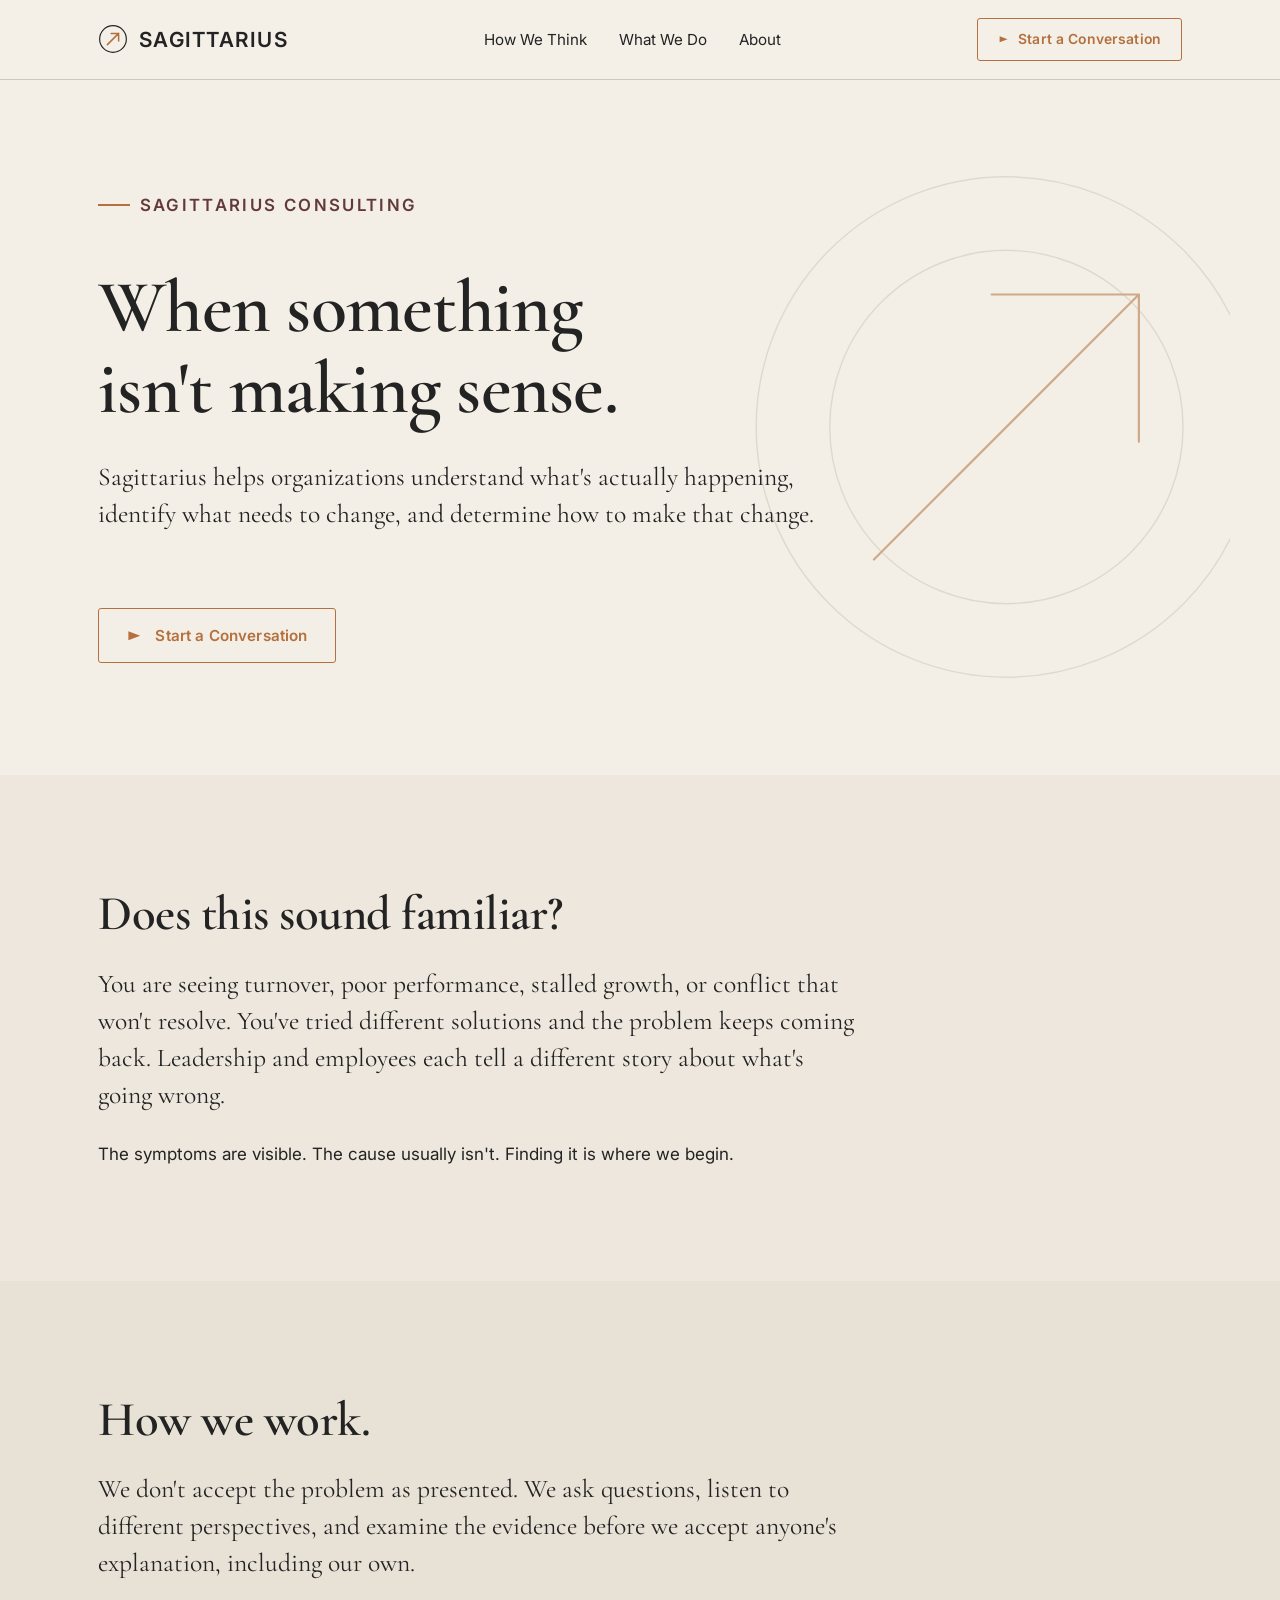
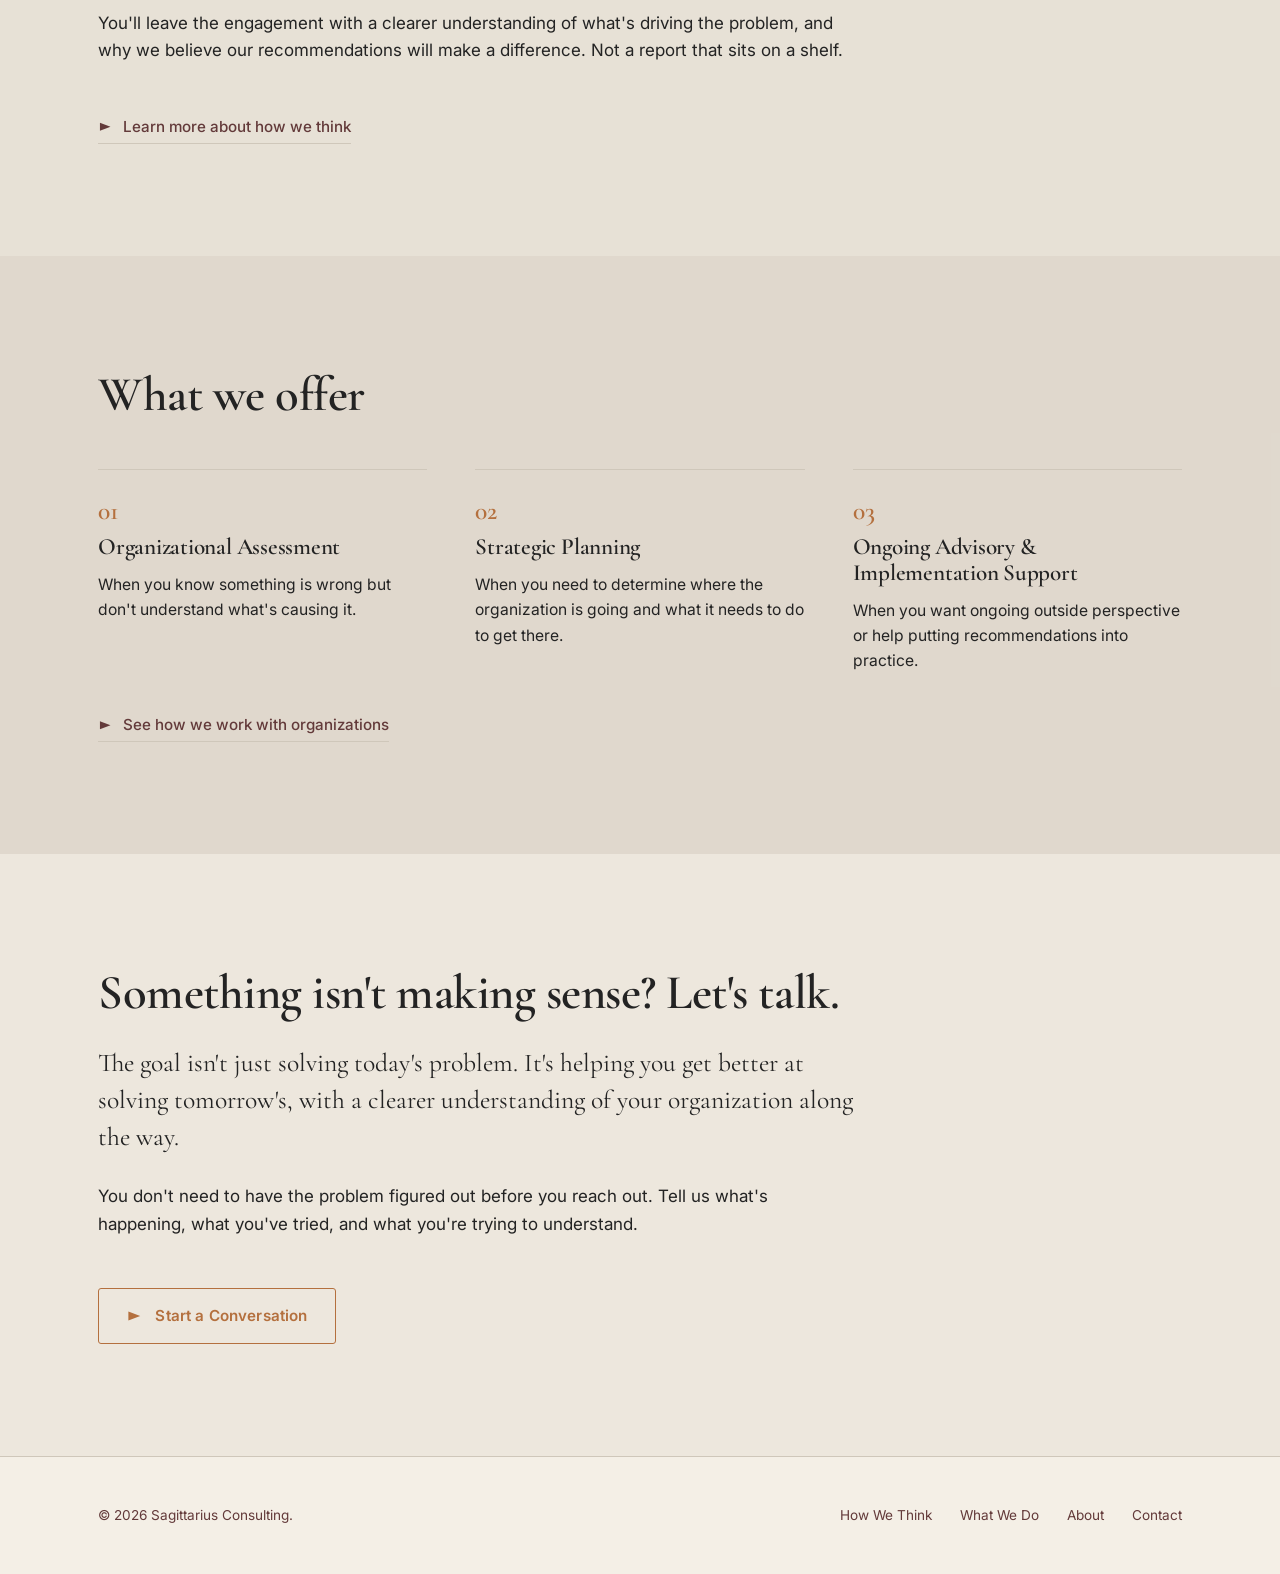
<file: index.html>
<!DOCTYPE html>
<html lang="en">
<head>
<meta charset="UTF-8">
<meta name="viewport" content="width=device-width, initial-scale=1.0">
<title>Home | Sagittarius Consulting</title>
<meta name="description" content="Sagittarius helps organizations understand what's actually happening, identify what needs to change, and determine how to make that change.">
<link rel="preconnect" href="https://fonts.googleapis.com">
<link rel="preconnect" href="https://fonts.gstatic.com" crossorigin>
<link href="https://fonts.googleapis.com/css2?family=Cormorant+Garamond:wght@400;500;600&family=Inter:wght@400;500;600&display=swap" rel="stylesheet">
<link rel="stylesheet" href="styles.css">
</head>
<body>
  <header class="site-header">
    <nav class="nav">
      <a class="brand" href="index.html"><svg viewBox="0 0 32 32" aria-hidden="true"><circle cx="16" cy="16" r="14.25" fill="none" stroke="currentColor" stroke-width="1.25"/><path d="M10 22L22 10M22 10H14M22 10V18" fill="none" stroke="currentColor" stroke-width="1.6" stroke-linecap="round" stroke-linejoin="round"/></svg>SAGITTARIUS</a>
      <ul class="nav-links">
        <li><a href="how-we-think.html">How We Think</a></li>
        <li><a href="what-we-do.html">What We Do</a></li>
        <li><a href="about.html">About</a></li>
      </ul>
      <div class="nav-cta">
        <a class="cta-primary cta-desktop-only" href="contact.html"><span class="arrow"></span>Start a Conversation</a>
        <button class="menu-toggle" aria-label="Open menu" aria-expanded="false">
          <svg viewBox="0 0 24 24" fill="none" stroke="currentColor" stroke-width="1.5"><path d="M3 6h18M3 12h18M3 18h18"/></svg>
        </button>
      </div>
      <ul class="nav-links nav-links--mobile">
        <li><a href="how-we-think.html">How We Think</a></li>
        <li><a href="what-we-do.html">What We Do</a></li>
        <li><a href="about.html">About</a></li>
        <li><a href="contact.html" class="mobile-cta">Start a Conversation</a></li>
      </ul>
    </nav>
  </header>

  <main>
    <section class="hero wrap">
      <svg class="hero-mark" viewBox="0 0 400 400" xmlns="http://www.w3.org/2000/svg" aria-hidden="true">
        <circle cx="200" cy="200" r="170" fill="none" stroke="#CFC7BA" stroke-width="1"/>
        <circle cx="200" cy="200" r="120" fill="none" stroke="#CFC7BA" stroke-width="1"/>
        <path d="M110 290 L290 110M290 110H190M290 110V210" fill="none" stroke="#B4703E" stroke-width="1.5" stroke-linecap="round" stroke-linejoin="round"/>
      </svg>
      <p class="label">Sagittarius Consulting</p>
      <h1>When something isn't making sense.</h1>
      <p class="lede">Sagittarius helps organizations understand what's actually happening, identify what needs to change, and determine how to make that change.</p>
      <a class="cta-primary" href="contact.html"><span class="arrow"></span>Start a Conversation</a>
    </section>

    <section class="section bg-1">
      <div class="section-inner">
        <h2>Does this sound familiar?</h2>
        <div class="reveal-block" style="margin-top:1.5rem">
          <p class="lede col reveal-fade-item" style="transition-delay:0.1s">You are seeing turnover, poor performance, stalled growth, or conflict that won't resolve. You've tried different solutions and the problem keeps coming back. Leadership and employees each tell a different story about what's going wrong.</p>
          <p class="col reveal-fade-item" style="margin-top:1.5rem; transition-delay:0.6s">The symptoms are visible. The cause usually isn't. Finding it is where we begin.</p>
        </div>
      </div>
    </section>

    <section class="section bg-2">
      <div class="section-inner">
        <h2>How we work.</h2>
        <p class="lede col" style="margin-top:1.5rem">We don't accept the problem as presented. We ask questions, listen to different perspectives, and examine the evidence before we accept anyone's explanation, including our own.</p>
        <p class="col">You'll leave the engagement with a clearer understanding of what's driving the problem, and why we believe our recommendations will make a difference. Not a report that sits on a shelf.</p>
        <a class="cta cta--quiet" href="how-we-think.html" style="margin-top:2rem"><span class="arrow"></span>Learn more about how we think</a>
      </div>
    </section>

    <section class="section bg-3">
      <div class="section-inner">
        <h2>What we offer</h2>
        <div class="offer-grid">
          <div class="offer">
            <span class="num">01</span>
            <h3>Organizational Assessment</h3>
            <p>When you know something is wrong but don't understand what's causing it.</p>
          </div>
          <div class="offer">
            <span class="num">02</span>
            <h3>Strategic Planning</h3>
            <p>When you need to determine where the organization is going and what it needs to do to get there.</p>
          </div>
          <div class="offer">
            <span class="num">03</span>
            <h3>Ongoing Advisory &amp; Implementation Support</h3>
            <p>When you want ongoing outside perspective or help putting recommendations into practice.</p>
          </div>
        </div>
        <a class="cta cta--quiet" href="what-we-do.html" style="margin-top:2.5rem"><span class="arrow"></span>See how we work with organizations</a>
      </div>
    </section>

    <section class="section bg-1">
      <div class="section-inner">
        <h2>Something isn't making sense? Let's talk.</h2>
        <p class="lede col" style="margin-top:1.5rem">The goal isn't just solving today's problem. It's helping you get better at solving tomorrow's, with a clearer understanding of your organization along the way.</p>
        <p class="col">You don't need to have the problem figured out before you reach out. Tell us what's happening, what you've tried, and what you're trying to understand.</p>
        <a class="cta-primary" href="contact.html" style="margin-top:2rem"><span class="arrow"></span>Start a Conversation</a>
      </div>
    </section>
  </main>

  <footer class="site-footer">
    <div class="footer-inner">
      <span>&copy; 2026 Sagittarius Consulting.</span>
      <ul class="footer-links">
        <li><a href="how-we-think.html">How We Think</a></li>
        <li><a href="what-we-do.html">What We Do</a></li>
        <li><a href="about.html">About</a></li>
        <li><a href="contact.html">Contact</a></li>
      </ul>
    </div>
  </footer>

<script src="script.js"></script>
</body>
</html>
</file>
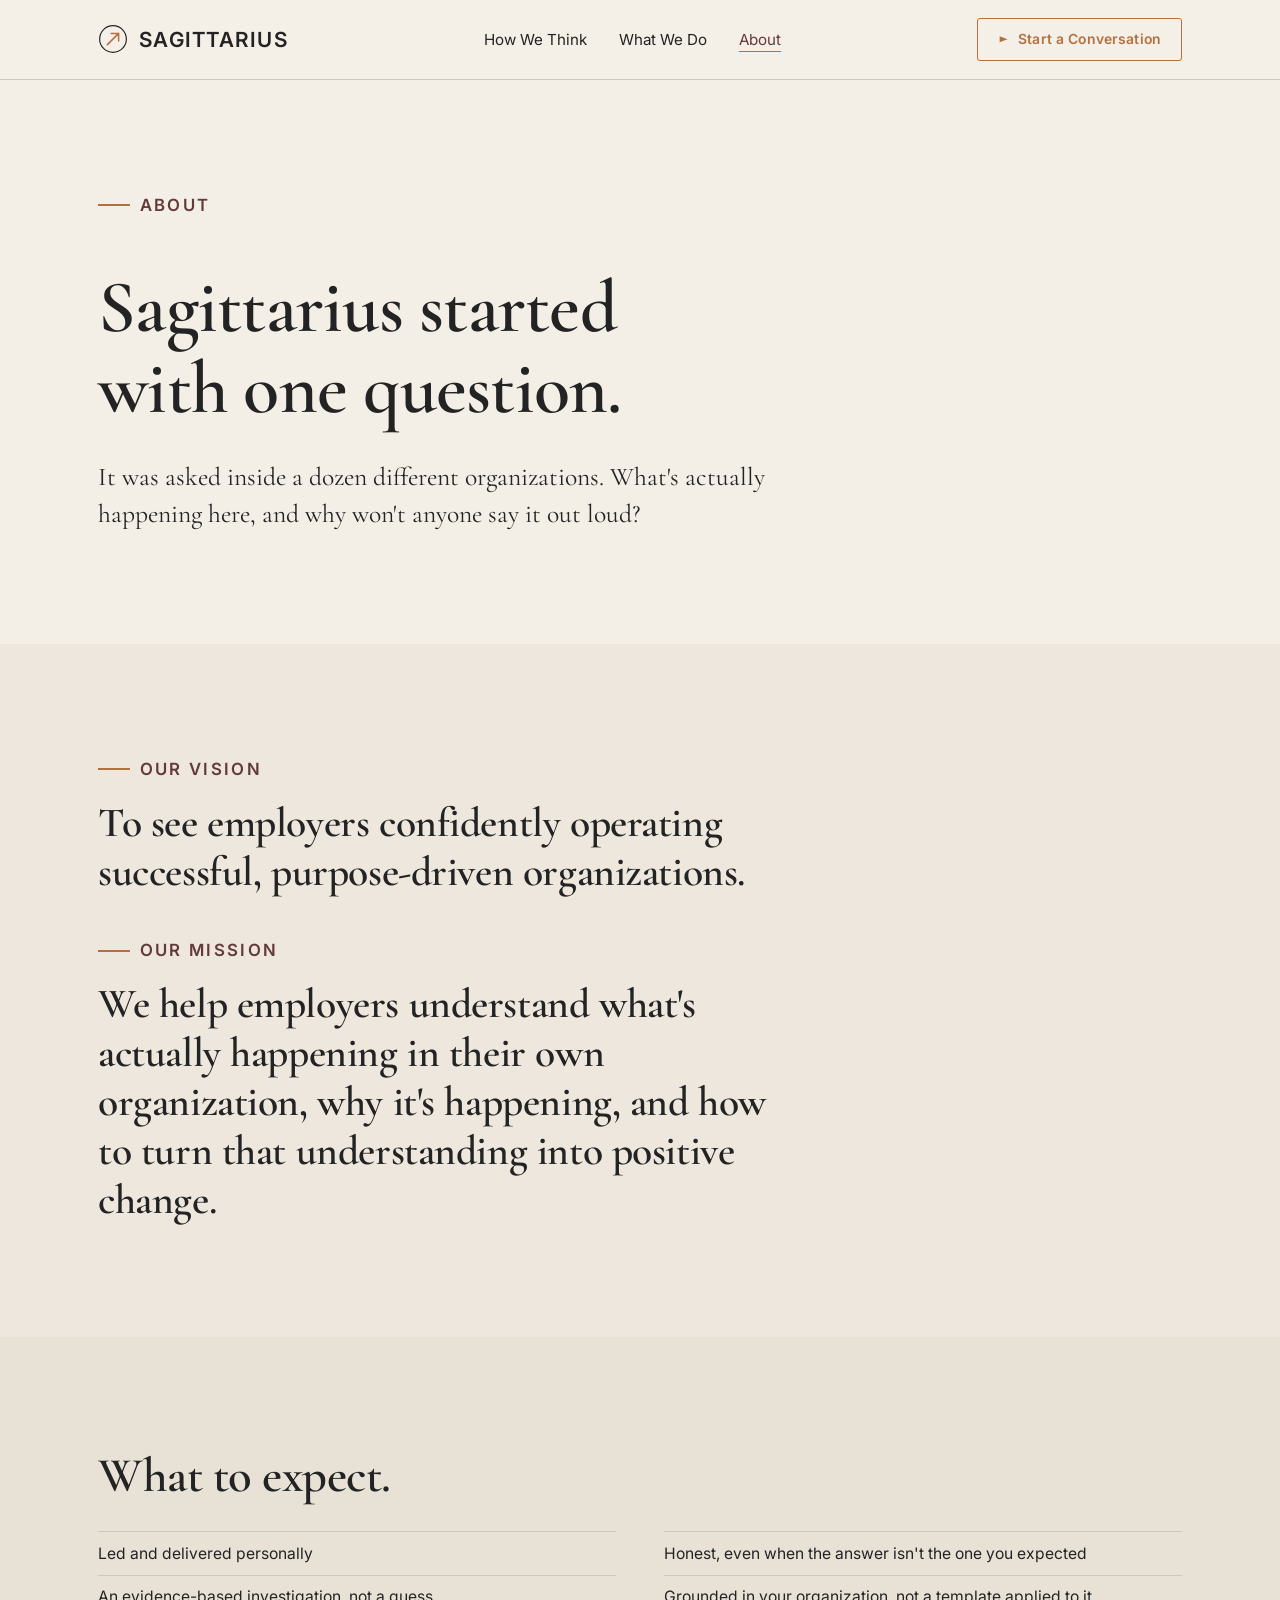
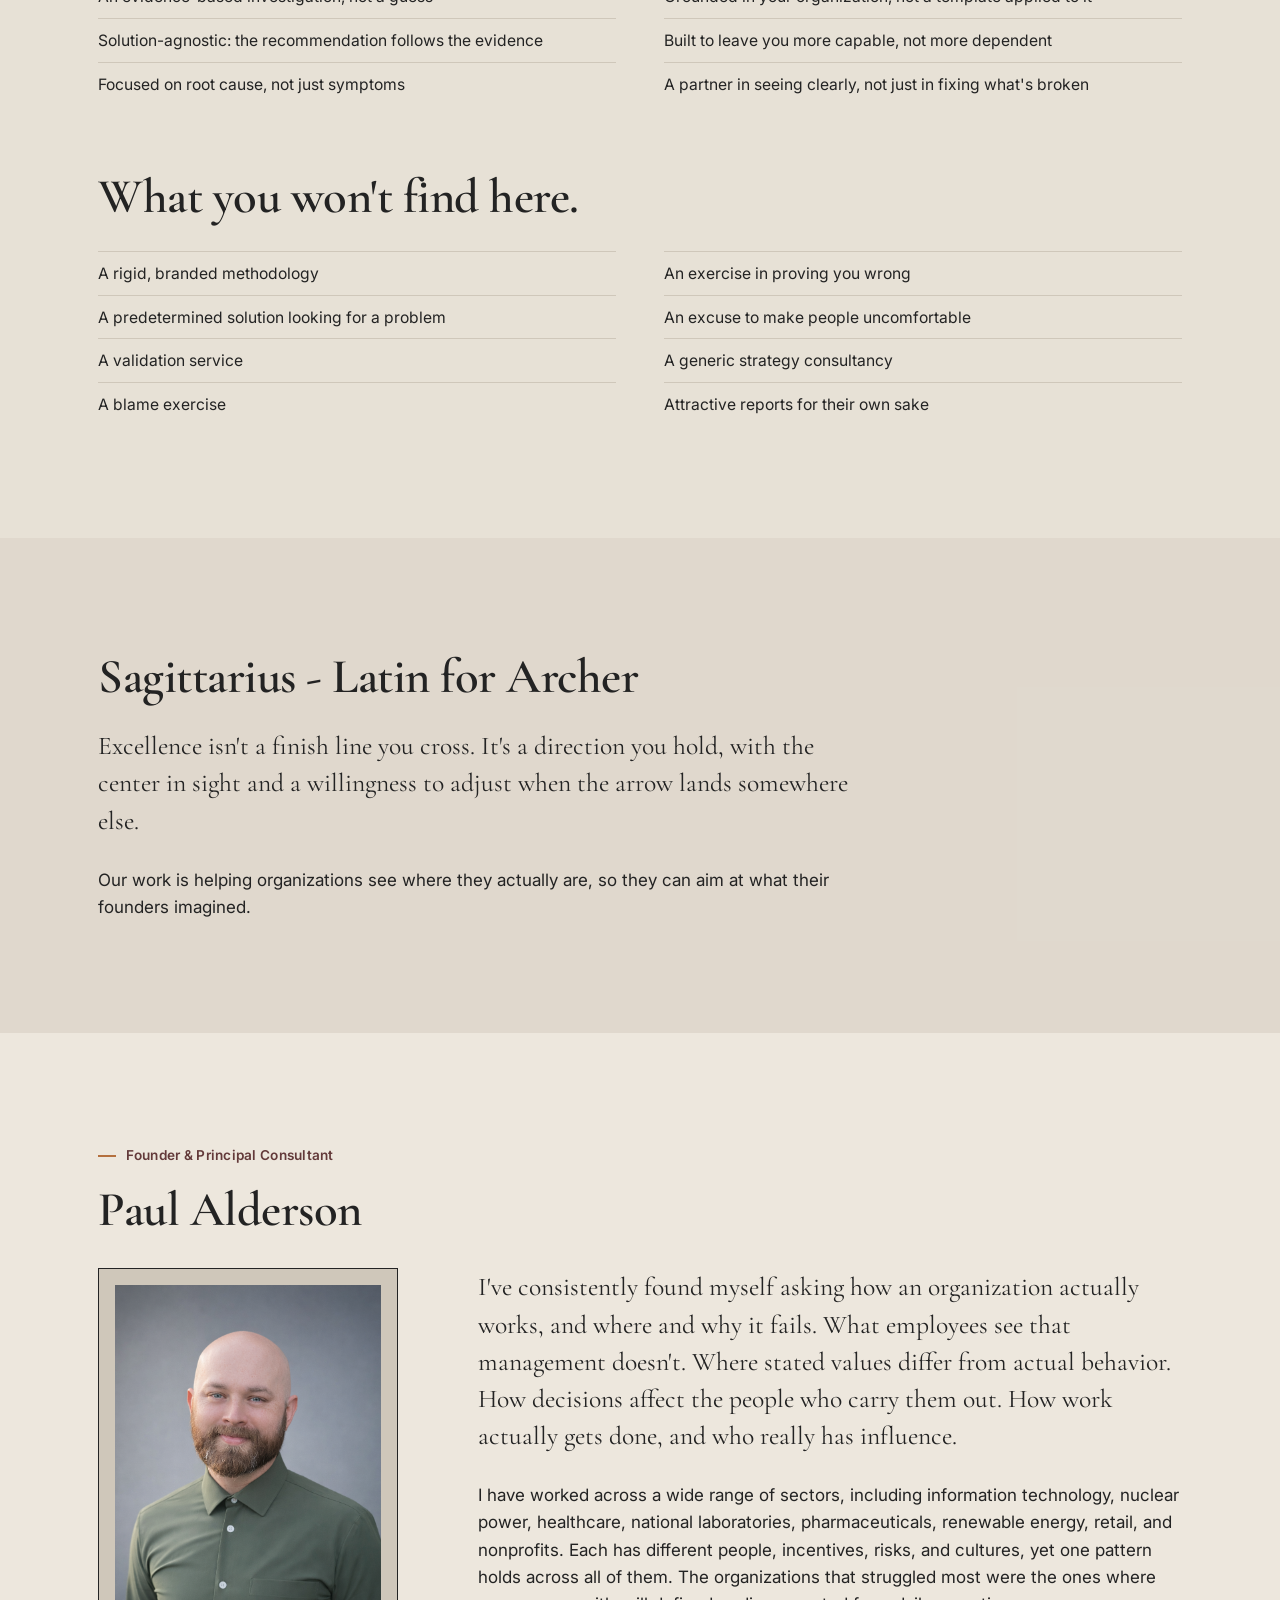
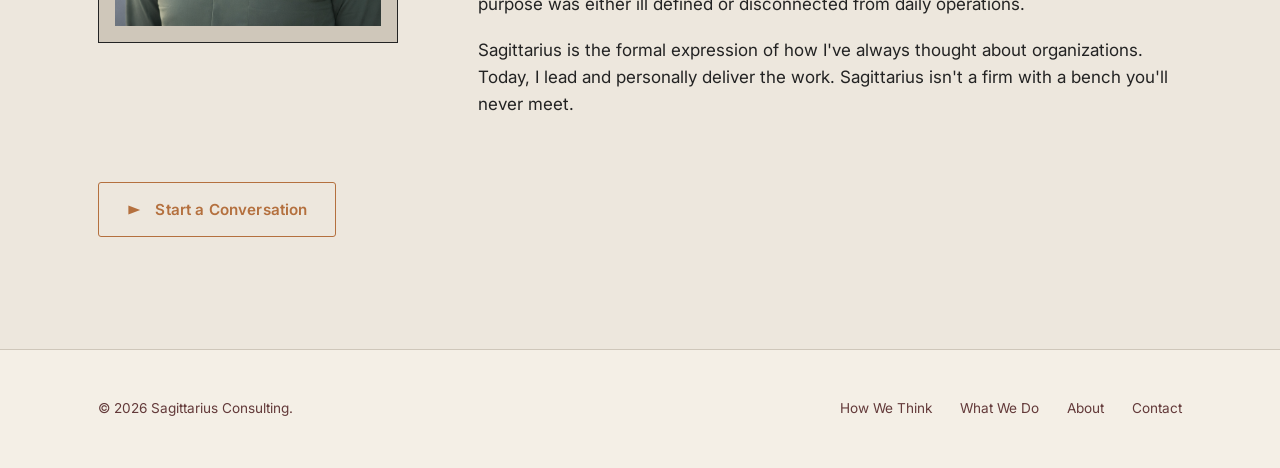
<file: about-2.html>
<!DOCTYPE html>
<html lang="en">
<head>
<meta charset="UTF-8">
<meta name="viewport" content="width=device-width, initial-scale=1.0">
<title>About | Sagittarius Consulting</title>
<meta name="description" content="Why Sagittarius exists, the organization it wants to help create, and Paul Alderson, who leads and delivers the work.">
<link rel="preconnect" href="https://fonts.googleapis.com">
<link rel="preconnect" href="https://fonts.gstatic.com" crossorigin>
<link href="https://fonts.googleapis.com/css2?family=Cormorant+Garamond:wght@400;500;600&family=Inter:wght@400;500;600&display=swap" rel="stylesheet">
<link rel="stylesheet" href="styles.css">
</head>
<body>
  <header class="site-header">
    <nav class="nav">
      <a class="brand" href="index.html"><svg viewBox="0 0 32 32" aria-hidden="true"><circle cx="16" cy="16" r="14.25" fill="none" stroke="currentColor" stroke-width="1.25"/><path d="M10 22L22 10M22 10H14M22 10V18" fill="none" stroke="currentColor" stroke-width="1.6" stroke-linecap="round" stroke-linejoin="round"/></svg>SAGITTARIUS</a>
      <ul class="nav-links">
        <li><a href="how-we-think.html">How We Think</a></li>
        <li><a href="what-we-do.html">What We Do</a></li>
        <li><a href="about.html" aria-current="page">About</a></li>
      </ul>
      <div class="nav-cta">
        <a class="cta-primary cta-desktop-only" href="contact.html"><span class="arrow"></span>Start a Conversation</a>
        <button class="menu-toggle" aria-label="Open menu" aria-expanded="false">
          <svg viewBox="0 0 24 24" fill="none" stroke="currentColor" stroke-width="1.5"><path d="M3 6h18M3 12h18M3 18h18"/></svg>
        </button>
      </div>
      <ul class="nav-links nav-links--mobile">
        <li><a href="how-we-think.html">How We Think</a></li>
        <li><a href="what-we-do.html">What We Do</a></li>
        <li><a href="about.html" aria-current="page">About</a></li>
        <li><a href="contact.html" class="mobile-cta">Start a Conversation</a></li>
      </ul>
    </nav>
  </header>

  <main>
    <section class="hero wrap">
      <p class="label">About</p>
      <h1>Sagittarius started with one question.</h1>
      <p class="lede">It was asked inside a dozen different organizations. What's actually happening here, and why won't anyone say it out loud?</p>
    </section>

    <section class="section bg-1">
      <div class="section-inner">
        <p class="label label--lg">Our Vision</p>
        <h2 class="vision-statement">To see employers confidently operating successful, purpose-driven organizations.</h2>
        <p class="label label--lg" style="margin-top:2.5rem">Our Mission</p>
        <h2 class="vision-statement">We help employers understand what's actually happening in their own organization, why it's happening, and how to turn that understanding into positive change.</h2>
      </div>
    </section>

    <section class="section bg-2">
      <div class="section-inner">
        <h2>What to expect.</h2>
        <ul class="trait-list">
          <li>Led and delivered personally</li>
          <li>An evidence-based investigation, not a guess</li>
          <li>Solution-agnostic: the recommendation follows the evidence</li>
          <li>Focused on root cause, not just symptoms</li>
          <li>Honest, even when the answer isn't the one you expected</li>
          <li>Grounded in your organization, not a template applied to it</li>
          <li>Built to leave you more capable, not more dependent</li>
          <li>A partner in seeing clearly, not just in fixing what's broken</li>
        </ul>

        <h2 style="margin-top:4rem">What you won't find here.</h2>
        <ul class="trait-list">
          <li>A rigid, branded methodology</li>
          <li>A predetermined solution looking for a problem</li>
          <li>A validation service</li>
          <li>A blame exercise</li>
          <li>An exercise in proving you wrong</li>
          <li>An excuse to make people uncomfortable</li>
          <li>A generic strategy consultancy</li>
          <li>Attractive reports for their own sake</li>
        </ul>
      </div>
    </section>

    <section class="section bg-3">
      <div class="section-inner">
        <h2>Sagittarius - Latin for Archer</h2>
        <p class="lede col" style="margin-top:1.5rem">Excellence isn't a finish line you cross. It's a direction you hold, with the center in sight and a willingness to adjust when the arrow lands somewhere else.</p>
        <p class="col">Our work is helping organizations see where they actually are, so they can aim at what their founders imagined.</p>
      </div>
    </section>

    <section class="section bg-1">
      <div class="section-inner">
        <p class="label">Founder &amp; Principal Consultant</p>
        <h2>Paul Alderson</h2>
        <div class="founder" style="margin-top:2rem">
          <div class="founder-portrait"><img src="Paul Headshot.PNG" alt="Paul Alderson"></div>
          <div>
            <p class="lede">I've consistently found myself asking how an organization actually works, and where and why it fails. What employees see that management doesn't. Where stated values differ from actual behavior. How decisions affect the people who carry them out. How work actually gets done, and who really has influence.</p>
            <p class="col" style="margin-top:1.5rem">I have worked across a wide range of sectors, including information technology, nuclear power, healthcare, national laboratories, pharmaceuticals, renewable energy, retail, and nonprofits. Each has different people, incentives, risks, and cultures, yet one pattern holds across all of them. The organizations that struggled most were the ones where purpose was either ill defined or disconnected from daily operations.</p>
            <p class="col">Sagittarius is the formal expression of how I've always thought about organizations. Today, I lead and personally deliver the work. Sagittarius isn't a firm with a bench you'll never meet.</p>
          </div>
        </div>
        <a class="cta-primary" href="contact.html" style="margin-top:4rem"><span class="arrow"></span>Start a Conversation</a>
      </div>
    </section>
  </main>

  <footer class="site-footer">
    <div class="footer-inner">
      <span>&copy; 2026 Sagittarius Consulting.</span>
      <ul class="footer-links">
        <li><a href="how-we-think.html">How We Think</a></li>
        <li><a href="what-we-do.html">What We Do</a></li>
        <li><a href="about.html">About</a></li>
        <li><a href="contact.html">Contact</a></li>
      </ul>
    </div>
  </footer>

<script src="script.js"></script>
</body>
</html>
</file>
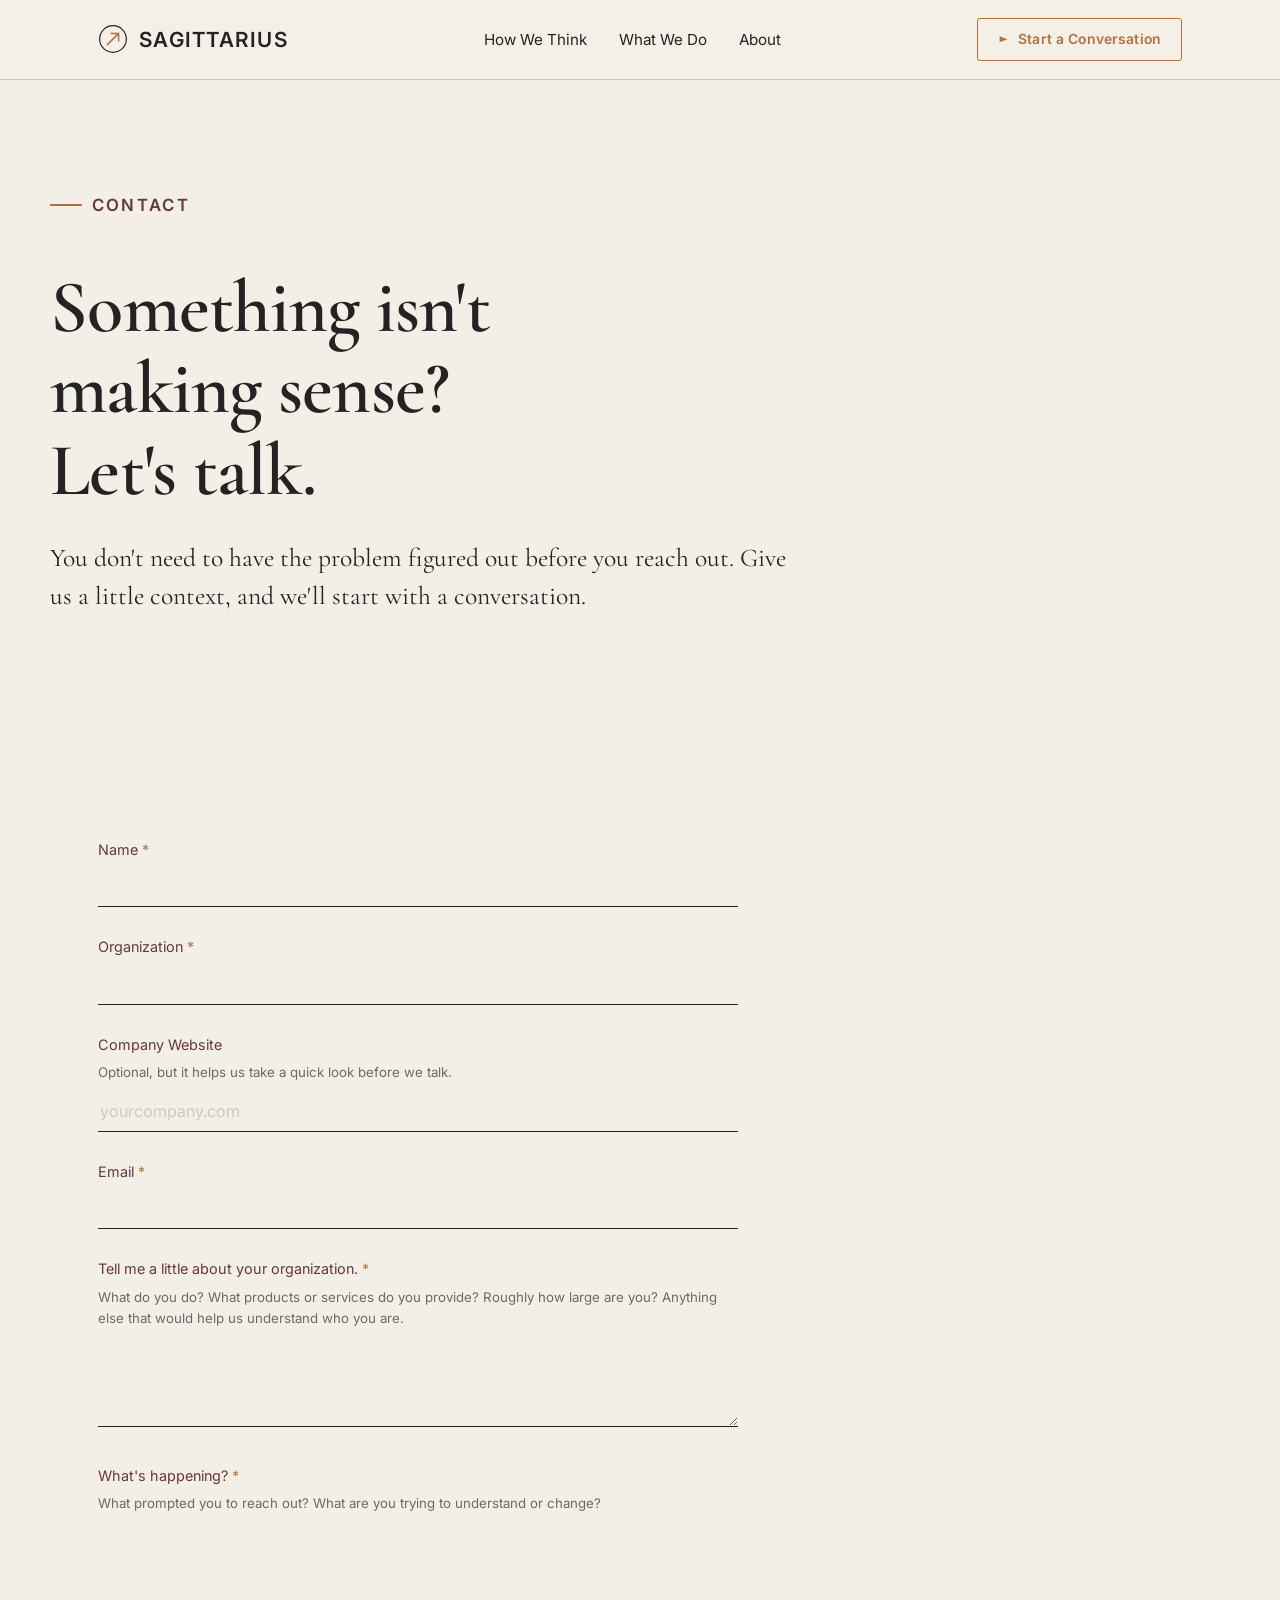
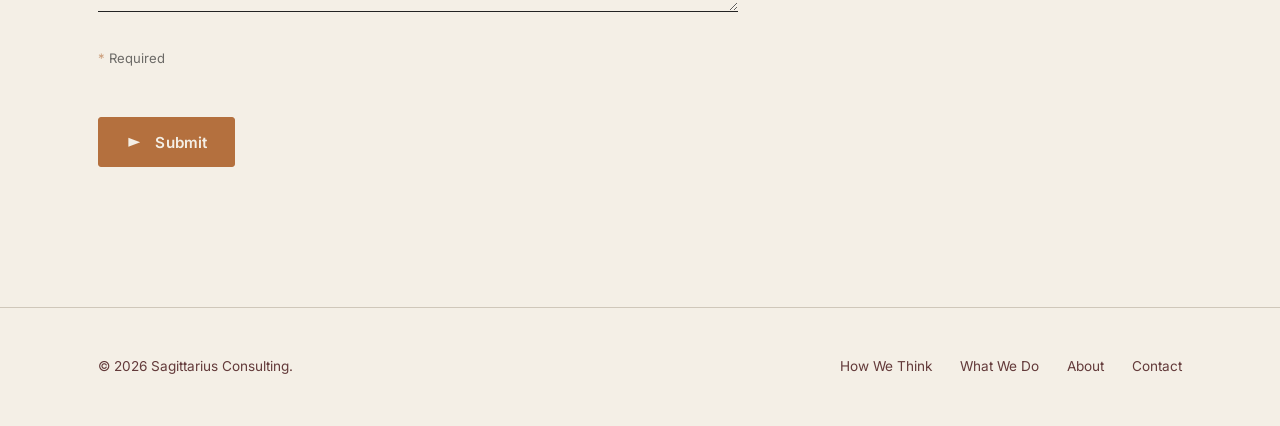
<file: contact-preview(1).html>
<!DOCTYPE html>
<html lang="en">
<head>
<meta charset="UTF-8">
<meta name="viewport" content="width=device-width, initial-scale=1.0">
<title>Contact | Sagittarius Consulting</title>
<meta name="description" content="Start a conversation with Sagittarius. Tell us a little about your organization and what's happening.">
<link rel="preconnect" href="https://fonts.googleapis.com">
<link rel="preconnect" href="https://fonts.gstatic.com" crossorigin>
<link href="https://fonts.googleapis.com/css2?family=Cormorant+Garamond:wght@400;500;600&family=Inter:wght@400;500;600&display=swap" rel="stylesheet">
<style>
/* ==========================================================================
   Sagittarius Consulting — shared styles
   ========================================================================== */

:root {
  --ivory: #F4EFE6;
  --charcoal: #232323;
  --stone: #CFC7BA;
  --copper: #B4703E;
  --burgundy: #633A3A;

  --tint-1: rgba(207, 199, 186, 0.2);
  --tint-2: rgba(207, 199, 186, 0.36);
  --tint-3: rgba(207, 199, 186, 0.55);

  --serif: "Cormorant Garamond", serif;
  --sans: "Inter", sans-serif;

  --measure: 640px;
  --measure-wide: 760px;
  --canvas: 1180px;

  --space-1: 0.5rem;
  --space-2: 1rem;
  --space-3: 1.75rem;
  --space-4: 3rem;
  --space-5: 5rem;
  --space-6: 7rem;
  --space-7: 11rem;
}

@media (prefers-reduced-motion: reduce) {
  *, *::before, *::after {
    animation-duration: 0.01ms !important;
    animation-iteration-count: 1 !important;
    transition-duration: 0.01ms !important;
    scroll-behavior: auto !important;
  }
}

* { box-sizing: border-box; }

html { scroll-behavior: smooth; }

body {
  margin: 0;
  background: var(--ivory);
  color: var(--charcoal);
  font-family: var(--sans);
  font-size: 17px;
  line-height: 1.6;
  -webkit-font-smoothing: antialiased;
}

img { max-width: 100%; display: block; }

a { color: inherit; }

::selection { background: var(--copper); color: var(--ivory); }

/* -------------------------------------------------------------------------
   Focus states
   ------------------------------------------------------------------------- */
a:focus-visible,
button:focus-visible,
input:focus-visible,
textarea:focus-visible {
  outline: 2px solid var(--copper);
  outline-offset: 3px;
}

/* -------------------------------------------------------------------------
   Type
   ------------------------------------------------------------------------- */
h1, h2, h3, .serif {
  font-family: var(--serif);
  font-weight: 600;
  line-height: 1.1;
  letter-spacing: -0.01em;
  margin: 0;
  color: var(--charcoal);
}

h1 { font-size: clamp(2.8rem, 5.8vw, 5rem); font-weight: 600; }
h2 { font-size: clamp(2.1rem, 3.8vw, 3.1rem); }
h3 { font-size: clamp(1.4rem, 2.2vw, 1.8rem); font-weight: 600; }

p { margin: 0 0 1.1em; max-width: var(--measure); }
p:last-child { margin-bottom: 0; }

.lede {
  font-family: var(--serif);
  font-size: clamp(1.3rem, 2vw, 1.6rem);
  line-height: 1.45;
  color: var(--charcoal);
  max-width: var(--measure-wide);
}

.label {
  font-family: var(--sans);
  font-size: 0.85rem;
  font-weight: 600;
  letter-spacing: 0.02em;
  color: var(--burgundy);
  margin: 0 0 var(--space-2);
  display: flex;
  align-items: center;
  gap: 0.6rem;
}
.label::before {
  content: "";
  display: inline-block;
  width: 18px;
  height: 2px;
  background: var(--copper);
}

.label--lg {
  font-size: 1.05rem;
  letter-spacing: 0.14em;
  text-transform: uppercase;
}
.label--lg::before {
  width: 32px;
}

.vision-statement {
  font-size: clamp(1.9rem, 3.4vw, 2.6rem);
  line-height: 1.18;
  max-width: 680px;
}

.stat-num {
  font-family: var(--sans);
  font-variant-numeric: tabular-nums;
  color: var(--stone);
}

blockquote {
  font-family: var(--serif);
  font-size: clamp(1.4rem, 2.4vw, 2rem);
  line-height: 1.35;
  margin: 0;
  color: var(--charcoal);
  max-width: var(--measure-wide);
  border-left: 2px solid var(--copper);
  padding-left: var(--space-3);
}

/* -------------------------------------------------------------------------
   Layout helpers
   ------------------------------------------------------------------------- */
.wrap {
  max-width: var(--canvas);
  margin: 0 auto;
  padding: 0 clamp(2rem, 6vw, 3rem);
}

.section {
  padding: var(--space-6) 0;
}

.bg-1 { background: var(--tint-1); }
.bg-2 { background: var(--tint-2); }
.bg-3 { background: var(--tint-3); }

.section-inner {
  max-width: var(--canvas);
  margin: 0 auto;
  padding: 0 clamp(2rem, 6vw, 3rem);
}

.col {
  max-width: var(--measure-wide);
}

.grid-2 {
  display: grid;
  grid-template-columns: 1fr 1fr;
  gap: var(--space-5);
  align-items: start;
}

@media (max-width: 880px) {
  .grid-2 { grid-template-columns: 1fr; gap: var(--space-4); }
  .section { padding: var(--space-5) 0; }
  :root { font-size: 16px; }
}

/* -------------------------------------------------------------------------
   Header / Nav
   ------------------------------------------------------------------------- */
.site-header {
  position: sticky;
  top: 0;
  z-index: 40;
  background: rgba(244, 240, 232, 0.92);
  backdrop-filter: blur(6px);
  border-bottom: 1px solid var(--stone);
}

.nav {
  max-width: var(--canvas);
  margin: 0 auto;
  padding: 1.1rem clamp(2rem, 6vw, 3rem);
  display: flex;
  align-items: center;
  justify-content: space-between;
}

.brand {
  display: flex;
  align-items: center;
  gap: 0.7rem;
  text-decoration: none;
  font-family: var(--sans);
  font-weight: 600;
  font-size: 1.3rem;
  letter-spacing: 0.06em;
  color: var(--charcoal);
}

.brand svg { width: 30px; height: 30px; flex: none; }
.brand svg path { stroke: var(--copper); }
.brand svg circle { stroke: var(--charcoal); }

@media (max-width: 480px) {
  .brand { font-size: 1.05rem; }
  .brand svg { width: 26px; height: 26px; }
}

.nav-links {
  display: flex;
  align-items: center;
  gap: 2rem;
  list-style: none;
  margin: 0;
  padding: 0;
}

.nav-links a {
  text-decoration: none;
  font-size: 0.95rem;
  color: var(--charcoal);
  position: relative;
  padding-bottom: 3px;
}

.nav-links a::after {
  content: "";
  position: absolute;
  left: 0; right: 100%;
  bottom: 0;
  height: 1px;
  background: var(--copper);
  transition: right 0.25s ease;
}

.nav-links a:hover::after,
.nav-links a[aria-current="page"]::after {
  right: 0;
}

.nav-links a[aria-current="page"] {
  color: var(--burgundy);
}

.nav-cta { display: flex; align-items: center; }

.menu-toggle {
  display: none;
  background: none;
  border: none;
  cursor: pointer;
  padding: 0.4rem;
  color: var(--charcoal);
}
.menu-toggle svg { width: 24px; height: 24px; }

/* Mobile nav is hidden entirely on desktop — only the breakpoint below turns it on */
.nav-links--mobile { display: none; }

@media (max-width: 880px) {
  .nav-links:not(.nav-links--mobile) { display: none; }
  .nav-cta .cta-desktop-only { display: none; }
  .menu-toggle { display: block; }

  .nav-links--mobile {
    display: flex;
    position: fixed;
    inset: 0 0 auto 0;
    top: 63px;
    background: var(--ivory);
    border-bottom: 1px solid var(--stone);
    flex-direction: column;
    align-items: flex-start;
    gap: 0;
    padding: var(--space-2) var(--space-3) var(--space-4);
    transform: translateY(-8px);
    opacity: 0;
    pointer-events: none;
    transition: opacity 0.2s ease, transform 0.2s ease;
  }
  .nav-links--mobile.is-open {
    opacity: 1;
    transform: translateY(0);
    pointer-events: auto;
  }
  .nav-links--mobile li { width: 100%; border-top: 1px solid var(--stone); }
  .nav-links--mobile li:first-child { border-top: none; }
  .nav-links--mobile a { display: block; padding: 1rem 0; }
  .nav-links--mobile a::after { display: none; }
  .nav-links--mobile .mobile-cta { color: var(--copper); font-weight: 600; }
}

/* -------------------------------------------------------------------------
   Growing arrow — shared hover animation for CTAs and text links.
   A 3-point triangle drawn with clip-path; on hover the same 3 points move
   (top up, bottom down, tip pulled back toward the base) so it reads as
   stretching taller and thinner rather than just scaling up.
   ------------------------------------------------------------------------- */
.arrow {
  display: inline-block;
  width: 18px;
  height: 18px;
  flex: none;
  background-color: currentColor;
  clip-path: polygon(12% 25%, 12% 75%, 78% 50%);
  transition: clip-path 0.35s cubic-bezier(0.65, 0, 0.35, 1);
}
a:hover .arrow,
button:hover .arrow {
  clip-path: polygon(12% 5%, 12% 95%, 45% 50%);
}

/* -------------------------------------------------------------------------
   CTA / links
   ------------------------------------------------------------------------- */
.cta {
  display: inline-flex;
  align-items: center;
  gap: 0.55rem;
  text-decoration: none;
  color: var(--charcoal);
  font-family: var(--sans);
  font-size: 0.95rem;
  font-weight: 500;
  padding-bottom: 4px;
  border-bottom: 1px solid var(--charcoal);
  transition: border-color 0.2s ease, color 0.2s ease;
}
.cta:hover { color: var(--copper); border-color: var(--copper); }
.cta .arrow { width: 16px; height: 16px; }

.cta--quiet { color: var(--burgundy); border-color: var(--stone); }
.cta--quiet:hover { color: var(--copper); border-color: var(--copper); }

.cta-primary {
  display: inline-flex;
  align-items: center;
  gap: 0.7rem;
  text-decoration: none;
  background: transparent;
  color: var(--copper);
  font-family: var(--sans);
  font-size: 0.95rem;
  font-weight: 600;
  letter-spacing: 0.01em;
  padding: 0.9rem 1.7rem;
  border-radius: 3px;
  border: 1px solid var(--copper);
  transition: background 0.2s ease, color 0.2s ease, border-color 0.2s ease;
}
.cta-primary:hover {
  background: var(--copper);
  color: var(--ivory);
  border-color: var(--copper);
}

.nav-cta .cta-primary {
  padding: 0.6rem 1.25rem;
  font-size: 0.87rem;
  gap: 0.5rem;
}
.nav-cta .cta-primary .arrow { width: 12px; height: 12px; }

/* -------------------------------------------------------------------------
   Hero
   ------------------------------------------------------------------------- */
.hero {
  position: relative;
  padding: var(--space-6) 0 var(--space-6);
  overflow: hidden;
}
.hero .label {
  margin-bottom: var(--space-4);
  font-size: 1.05rem;
  font-weight: 600;
  letter-spacing: 0.14em;
  text-transform: uppercase;
}
.hero .label::before { width: 32px; }
.hero h1 { max-width: 15ch; position: relative; z-index: 1; }
.hero .lede { margin-top: var(--space-3); position: relative; z-index: 1; }
.hero .cta-primary { margin-top: var(--space-4); position: relative; z-index: 1; }

.hero-mark {
  position: absolute;
  top: 50%;
  right: -6%;
  transform: translateY(-50%);
  width: 46vw;
  max-width: 640px;
  min-width: 320px;
  opacity: 0.55;
  pointer-events: none;
  z-index: 0;
}
@media (max-width: 900px) {
  .hero-mark { opacity: 0.3; right: -20%; width: 70vw; }
}

/* -------------------------------------------------------------------------
   Diagram frames
   ------------------------------------------------------------------------- */
.diagram {
  margin-top: var(--space-4);
  width: 100%;
  background: var(--surface);
  border-radius: 6px;
  padding: var(--space-4) var(--space-3);
}
.diagram svg { width: 100%; height: auto; display: block; overflow: visible; }
.diagram-caption {
  margin-top: var(--space-3);
  font-size: 0.9rem;
  color: var(--burgundy);
  max-width: var(--measure-wide);
}

.diagram-line { stroke: var(--copper); stroke-width: 1.75; fill: none; opacity: 0.75; }
.diagram-line--active { stroke: var(--burgundy); opacity: 1; stroke-width: 2; }
.diagram-node { fill: var(--ivory); stroke: var(--charcoal); stroke-width: 1.4; }
.diagram-node--accent { stroke: var(--copper); stroke-width: 2.25; fill: #F0DCC9; }
.diagram-text { font-family: var(--sans); font-size: 14px; font-weight: 500; fill: var(--charcoal); }
.diagram-text--muted { fill: var(--burgundy); }

@media (max-width: 700px) {
  .diagram { padding: var(--space-3) var(--space-2); }
}

.reveal-path {
  stroke-dasharray: var(--len, 400);
  stroke-dashoffset: var(--len, 400);
  transition: stroke-dashoffset 1.1s ease;
}
.diagram.is-visible .reveal-path { stroke-dashoffset: 0; }
.reveal-fade {
  opacity: 0;
  transition: opacity 0.6s ease;
}
.diagram.is-visible .reveal-fade { opacity: 1; }

/* -------------------------------------------------------------------------
   Lists
   ------------------------------------------------------------------------- */
.plain-list {
  list-style: none;
  margin: var(--space-3) 0 0;
  padding: 0;
  max-width: var(--measure-wide);
}
.plain-list li {
  padding: var(--space-2) 0;
  border-top: 1px solid var(--stone);
  font-family: var(--serif);
  font-size: 1.25rem;
  line-height: 1.4;
}
.plain-list li:last-child { border-bottom: 1px solid var(--stone); }

.arrow-list {
  list-style: none;
  margin: var(--space-4) 0 0;
  padding: 0;
  max-width: var(--measure-wide);
}
.arrow-list li {
  display: flex;
  align-items: center;
  gap: 0.7rem;
  padding: 0.75rem 0;
  font-family: var(--serif);
  font-size: 1.35rem;
  line-height: 1.4;
  opacity: 0;
  transform: translateX(-10px);
  transition: opacity 0.5s ease, transform 0.5s ease;
}
.arrow-list li .bullet {
  flex: none;
  width: 0.55em;
  height: 0.55em;
  margin-top: 0.2em;
}
.arrow-list li .bullet path { fill: var(--copper); }
.reveal-block.is-visible .arrow-list li {
  opacity: 1;
  transform: translateX(0);
}
.reveal-block .reveal-fade-item {
  opacity: 0;
  transform: translateY(6px);
  transition: opacity 0.5s ease, transform 0.5s ease;
}
.reveal-block.is-visible .reveal-fade-item {
  opacity: 1;
  transform: translateY(0);
}

.trait-list {
  list-style: none;
  margin: var(--space-3) 0 0;
  padding: 0;
  columns: 2;
  column-gap: var(--space-4);
  max-width: var(--canvas);
}
.trait-list li {
  break-inside: avoid;
  padding: 0.55rem 0;
  border-top: 1px solid var(--stone);
  font-size: 0.98rem;
}
@media (max-width: 700px) { .trait-list { columns: 1; } }

/* -------------------------------------------------------------------------
   Services / offerings
   ------------------------------------------------------------------------- */
.offerings {
  display: flex;
  flex-direction: column;
  margin-top: var(--space-4);
}
.offering {
  display: grid;
  grid-template-columns: 140px 1fr;
  gap: var(--space-4);
  padding: var(--space-4) 0;
  border-top: 1px solid var(--stone);
  align-items: start;
}
.offerings .offering:last-child { border-bottom: 1px solid var(--stone); }
.offering .num {
  font-family: var(--serif);
  font-size: 3.4rem;
  font-weight: 600;
  color: var(--copper);
  line-height: 1;
}
.offering h3 { margin-bottom: 0.5em; }
.offering p { font-size: 1.02rem; }
.offering .cta { margin-top: 1rem; font-size: 0.9rem; }

.cycle-wrap { margin-top: var(--space-4); }
.cycle-divider-full { border-top: 1px solid var(--stone); }
.cycle-list {
  position: relative;
  margin-left: 4.5rem;
}
.cycle-step {
  display: grid;
  grid-template-columns: 90px 1fr;
  gap: 1.75rem;
  align-items: stretch;
}
.num-col {
  display: flex;
  flex-direction: column;
  align-items: center;
  position: relative;
}
.connector {
  flex: 1;
  width: 2px;
  background: var(--copper);
  position: relative;
}
.cycle-step:first-of-type .connector-top {
  visibility: hidden;
  background: transparent !important;
}
.cycle-list .cycle-step:last-child .connector-bottom { visibility: hidden; }
/* small downward arrow at the midpoint of each connecting line */
.connector-bottom::after {
  content: "";
  position: absolute;
  left: 50%;
  bottom: -1px;
  transform: translateX(-50%);
  width: 0;
  height: 0;
  border-left: 5px solid transparent;
  border-right: 5px solid transparent;
  border-top: 7px solid var(--copper);
}
.cycle-step .num {
  display: block;
  flex: none;
  width: 32px;
  height: 32px;
  border-radius: 50%;
  border: 2.5px solid var(--copper);
  background: transparent;
}
.step-text {
  padding: 1.75rem 0;
}
/* internal dividers (between items) stay confined to the text column only,
   so they never cross the vertical connector line */
.cycle-step:not(:first-of-type) .step-text { border-top: 1px solid var(--stone); }
.cycle-step h3 { margin: 0; font-family: var(--serif); font-weight: 600; font-size: 1.6rem; }
.cycle-step p { margin: 0.3rem 0 0; font-size: 0.95rem; color: var(--charcoal); opacity: 0.75; }

/* bracket: a loop-back path down the left side, reading bottom (exits Revise,
   pointing left) -> up the vertical line -> top (re-enters toward Observe,
   pointing right). */
.bracket-stub {
  position: absolute;
  left: -40px;
  height: 2px;
  background: var(--copper);
}
.bracket-stub-top {
  top: 56px;
  width: 69px;
}
.bracket-stub-bottom {
  bottom: 56px;
  width: 69px;
}
.bracket-vertical {
  position: absolute;
  left: -40px;
  top: 56px;
  bottom: 56px;
  width: 2px;
  background: var(--copper);
}
.bracket-stub-top::after {
  content: "";
  position: absolute;
  left: 50%;
  top: 50%;
  transform: translate(-50%, -50%);
  width: 0; height: 0;
  border-top: 5px solid transparent;
  border-bottom: 5px solid transparent;
  border-left: 7px solid var(--copper);
}
.bracket-stub-bottom::after {
  content: "";
  position: absolute;
  left: 50%;
  top: 50%;
  transform: translate(-50%, -50%);
  width: 0; height: 0;
  border-top: 5px solid transparent;
  border-bottom: 5px solid transparent;
  border-right: 7px solid var(--copper);
}
.bracket-vertical::before,
.bracket-vertical::after,
.bracket-vertical .mid-arrow {
  content: "";
  position: absolute;
  left: 50%;
  transform: translateX(-50%);
  width: 0; height: 0;
  border-left: 5px solid transparent;
  border-right: 5px solid transparent;
  border-bottom: 7px solid var(--copper);
}
.bracket-vertical::before { top: 28%; }
.bracket-vertical::after { top: 68%; }
.bracket-vertical .mid-arrow { top: 48%; }

@media (max-width: 600px) {
  .cycle-list { margin-left: 2.5rem; }
  .cycle-step { grid-template-columns: 50px 1fr; }
  .cycle-step .num { width: 24px; height: 24px; border-width: 2px; }
  .bracket-stub, .bracket-vertical { left: -22px; }
  .bracket-stub-top, .bracket-stub-bottom { width: 38px; }
}

@media (max-width: 700px) {
  .offering { grid-template-columns: 1fr; gap: var(--space-2); }
  .offering .num { font-size: 2.2rem; }
}

/* -------------------------------------------------------------------------
   Founder / About
   ------------------------------------------------------------------------- */
.founder {
  display: grid;
  grid-template-columns: 300px 1fr;
  gap: var(--space-5);
  align-items: start;
}
.founder-portrait {
  aspect-ratio: 4/5;
  background: var(--stone);
  border: 1px solid var(--charcoal);
  display: flex;
  align-items: flex-end;
  padding: var(--space-2);
  color: var(--charcoal);
  font-family: var(--sans);
  font-size: 0.8rem;
  overflow: hidden;
  position: sticky;
  top: 6.5rem;
}
.founder-portrait img { width: 100%; height: 100%; object-fit: cover; }
@media (max-width: 780px) {
  .founder { grid-template-columns: 1fr; }
  .founder-portrait { max-width: 260px; position: static; }
}

.industry-grid {
  display: grid;
  grid-template-columns: repeat(2, 1fr);
  gap: var(--space-2) var(--space-3);
  margin-top: var(--space-4);
}
.industry-grid span {
  display: block;
  padding: 0.7rem 0;
  border-top: 1px solid var(--stone);
  font-size: 0.95rem;
}
@media (max-width: 480px) { .industry-grid { grid-template-columns: 1fr; } }

/* -------------------------------------------------------------------------
   Contact form
   ------------------------------------------------------------------------- */
.visually-hidden {
  position: absolute;
  width: 1px;
  height: 1px;
  padding: 0;
  margin: -1px;
  overflow: hidden;
  clip: rect(0, 0, 0, 0);
  white-space: nowrap;
  border: 0;
}

.form-field { margin-bottom: var(--space-3); max-width: var(--measure-wide); }
.form-field label {
  display: block;
  font-family: var(--sans);
  font-size: 0.9rem;
  color: var(--burgundy);
  margin-bottom: 0.4rem;
}
.form-field .hint {
  font-size: 0.83rem;
  color: var(--charcoal);
  opacity: 0.65;
  margin: 0.25rem 0 0.5rem;
}
.required-mark {
  color: var(--copper);
}
.required-legend {
  font-size: 0.82rem;
  color: var(--charcoal);
  opacity: 0.65;
  margin: 0;
}
.form-field input,
.form-field textarea {
  width: 100%;
  background: transparent;
  border: none;
  border-bottom: 1px solid var(--charcoal);
  font-family: var(--sans);
  font-size: 1rem;
  color: var(--charcoal);
  padding: 0.6rem 0.1rem;
  resize: vertical;
}
.form-field textarea { min-height: 90px; }
.form-field input::placeholder,
.form-field textarea::placeholder { color: var(--stone); }

.cta-primary.contact-form-submit {
  margin-top: var(--space-4);
  cursor: pointer;
  background: var(--copper);
  color: var(--ivory);
  border-color: var(--copper);
}
.cta-primary.contact-form-submit:hover {
  background: var(--burgundy);
  border-color: var(--burgundy);
}
.cta-primary.contact-form-submit:disabled {
  cursor: default;
}

.form-note {
  margin-top: var(--space-3);
  font-size: 0.85rem;
  color: var(--burgundy);
  max-width: var(--measure-wide);
}
.form-note--error {
  color: #a33b3b;
  font-weight: 500;
}

/* -------------------------------------------------------------------------
   Footer
   ------------------------------------------------------------------------- */
.site-footer {
  border-top: 1px solid var(--stone);
  padding: var(--space-4) 0;
}
.footer-inner {
  max-width: var(--canvas);
  margin: 0 auto;
  padding: 0 var(--space-4);
  display: flex;
  align-items: center;
  justify-content: space-between;
  flex-wrap: wrap;
  gap: var(--space-2);
  font-size: 0.85rem;
  color: var(--burgundy);
}
.footer-links { display: flex; gap: var(--space-3); list-style: none; margin: 0; padding: 0; }
.footer-links a { text-decoration: none; color: var(--burgundy); }
.footer-links a:hover { color: var(--copper); }

/* -------------------------------------------------------------------------
   Reveal-block trigger observed generically alongside .diagram in script.js
   ------------------------------------------------------------------------- */

</style>
</head>
<body>
  <header class="site-header">
    <nav class="nav">
      <a class="brand" href="index.html"><svg viewBox="0 0 32 32" aria-hidden="true"><circle cx="16" cy="16" r="14.25" fill="none" stroke="currentColor" stroke-width="1.25"/><path d="M10 22L22 10M22 10H14M22 10V18" fill="none" stroke="currentColor" stroke-width="1.6" stroke-linecap="round" stroke-linejoin="round"/></svg>SAGITTARIUS</a>
      <ul class="nav-links">
        <li><a href="how-we-think.html">How We Think</a></li>
        <li><a href="what-we-do.html">What We Do</a></li>
        <li><a href="about.html">About</a></li>
      </ul>
      <div class="nav-cta">
        <a class="cta-primary cta-desktop-only" href="contact.html"><span class="arrow"></span>Start a Conversation</a>
        <button class="menu-toggle" aria-label="Open menu" aria-expanded="false">
          <svg viewBox="0 0 24 24" fill="none" stroke="currentColor" stroke-width="1.5"><path d="M3 6h18M3 12h18M3 18h18"/></svg>
        </button>
      </div>
      <ul class="nav-links nav-links--mobile">
        <li><a href="how-we-think.html">How We Think</a></li>
        <li><a href="what-we-do.html">What We Do</a></li>
        <li><a href="about.html">About</a></li>
        <li><a href="contact.html" aria-current="page" class="mobile-cta">Start a Conversation</a></li>
      </ul>
    </nav>
  </header>

  <main>
    <section class="hero wrap">
      <p class="label">Contact</p>
      <h1>Something isn't making sense? Let's talk.</h1>
      <p class="lede">You don't need to have the problem figured out before you reach out. Give us a little context, and we'll start with a conversation.</p>
    </section>

    <section class="section">
      <div class="section-inner">
        <form id="contact-form" class="col" style="max-width:640px" novalidate action="https://formspree.io/f/mljepwnk" method="POST">
          <!-- Honeypot fields: invisible to real visitors, but bots that auto-fill every
               field on a page will fill these in. If either has a value on submit, we
               treat it as spam and quietly drop it client-side before it ever reaches Formspree. -->
          <input type="text" name="_gotcha" class="visually-hidden" tabindex="-1" autocomplete="off" aria-hidden="true">
          <div class="visually-hidden" aria-hidden="true">
            <label for="hp-check">Leave this field blank</label>
            <input type="text" id="hp-check" name="hp_check_2x9" tabindex="-1" autocomplete="off">
          </div>
          <div class="form-field">
            <label for="name">Name <span class="required-mark">*</span></label>
            <input type="text" id="name" name="name" required>
          </div>
          <div class="form-field">
            <label for="organization">Organization <span class="required-mark">*</span></label>
            <input type="text" id="organization" name="organization" required>
          </div>
          <div class="form-field">
            <label for="website">Company Website</label>
            <p class="hint">Optional, but it helps us take a quick look before we talk.</p>
            <input type="text" id="website" name="website" placeholder="yourcompany.com">
          </div>
          <div class="form-field">
            <label for="email">Email <span class="required-mark">*</span></label>
            <input type="email" id="email" name="email" required>
          </div>
          <div class="form-field">
            <label for="about-org">Tell me a little about your organization. <span class="required-mark">*</span></label>
            <p class="hint">What do you do? What products or services do you provide? Roughly how large are you? Anything else that would help us understand who you are.</p>
            <textarea id="about-org" name="about-org" required></textarea>
          </div>
          <div class="form-field">
            <label for="whats-happening">What's happening? <span class="required-mark">*</span></label>
            <p class="hint">What prompted you to reach out? What are you trying to understand or change?</p>
            <textarea id="whats-happening" name="whats-happening" required></textarea>
          </div>
          <p class="required-legend"><span class="required-mark">*</span> Required</p>
          <button type="submit" class="cta-primary contact-form-submit"><span class="arrow"></span>Submit</button>
        </form>
        <p class="form-note" id="form-status" role="status"></p>
      </div>
    </section>
  </main>

  <footer class="site-footer">
    <div class="footer-inner">
      <span>&copy; 2026 Sagittarius Consulting.</span>
      <ul class="footer-links">
        <li><a href="how-we-think.html">How We Think</a></li>
        <li><a href="what-we-do.html">What We Do</a></li>
        <li><a href="about.html">About</a></li>
        <li><a href="contact.html">Contact</a></li>
      </ul>
    </div>
  </footer>

<script>
// Sagittarius Consulting — shared behavior

const pageLoadedAt = Date.now();

document.addEventListener("DOMContentLoaded", () => {
  // Mobile nav toggle
  const toggle = document.querySelector(".menu-toggle");
  const mobileNav = document.querySelector(".nav-links--mobile");
  if (toggle && mobileNav) {
    toggle.addEventListener("click", () => {
      const isOpen = mobileNav.classList.toggle("is-open");
      toggle.setAttribute("aria-expanded", String(isOpen));
    });
    mobileNav.querySelectorAll("a").forEach((a) =>
      a.addEventListener("click", () => {
        mobileNav.classList.remove("is-open");
        toggle.setAttribute("aria-expanded", "false");
      })
    );
  }

  // Reveal diagrams once, when scrolled into view
  const prefersReduced = window.matchMedia(
    "(prefers-reduced-motion: reduce)"
  ).matches;

  const revealTargets = document.querySelectorAll(".diagram, .reveal-block");
  if (prefersReduced || !("IntersectionObserver" in window)) {
    revealTargets.forEach((d) => d.classList.add("is-visible"));
  } else {
    const io = new IntersectionObserver(
      (entries) => {
        entries.forEach((entry) => {
          if (entry.isIntersecting) {
            entry.target.classList.add("is-visible");
            io.unobserve(entry.target);
          }
        });
      },
      { threshold: 0.35 }
    );
    revealTargets.forEach((d) => io.observe(d));
  }

  // Set reveal-path lengths dynamically so dash animation matches actual path length
  document.querySelectorAll(".reveal-path").forEach((path) => {
    try {
      const len = path.getTotalLength();
      path.style.setProperty("--len", len);
    } catch (e) {
      /* non-path element, ignore */
    }
  });

  // Contact form — submits to Formspree via fetch so the page never leaves
  const form = document.querySelector("#contact-form");
  if (form) {
    const submitBtn = form.querySelector('button[type="submit"]');
    const note = document.querySelector("#form-status");
    const submitLabel = submitBtn ? submitBtn.innerHTML : "";

    form.addEventListener("submit", async (e) => {
      e.preventDefault();
      if (note) {
        note.textContent = "";
        note.classList.remove("form-note--error");
      }

      // --- Spam checks: honeypot fields + minimum time-on-page ---
      // Real visitors don't fill in fields they can't see, and can't fill out
      // a five-field form in under 3 seconds. Bots regularly do both. We don't
      // tell the "submitter" anything failed — silently drop it and show the
      // normal success state, so scripted spam gets no signal to adapt to.
      const gotcha = form.querySelector('[name="_gotcha"]');
      const decoy = form.querySelector('[name="hp_check_2x9"]');
      const tooFast = Date.now() - pageLoadedAt < 3000;
      const honeypotTripped = (gotcha && gotcha.value) || (decoy && decoy.value);

      if (honeypotTripped || tooFast) {
        form.reset();
        form.style.display = "none";
        if (note) {
          note.textContent =
            "Thanks — that's been sent. We'll get back to you soon.";
        }
        return;
      }

      if (submitBtn) {
        submitBtn.disabled = true;
        submitBtn.style.opacity = "0.6";
      }

      try {
        const response = await fetch(form.action, {
          method: "POST",
          body: new FormData(form),
          headers: { Accept: "application/json" },
        });

        if (response.ok) {
          form.reset();
          form.style.display = "none";
          if (note) {
            note.textContent =
              "Thanks — that's been sent. We'll get back to you soon.";
          }
        } else {
          throw new Error("Form submission failed");
        }
      } catch (err) {
        if (note) {
          note.textContent =
            "Something went wrong sending that. Please try again, or email us directly.";
          note.classList.add("form-note--error");
        }
        if (submitBtn) {
          submitBtn.disabled = false;
          submitBtn.style.opacity = "";
        }
      }
    });
  }
});

</script>
</body>
</html>
</file>
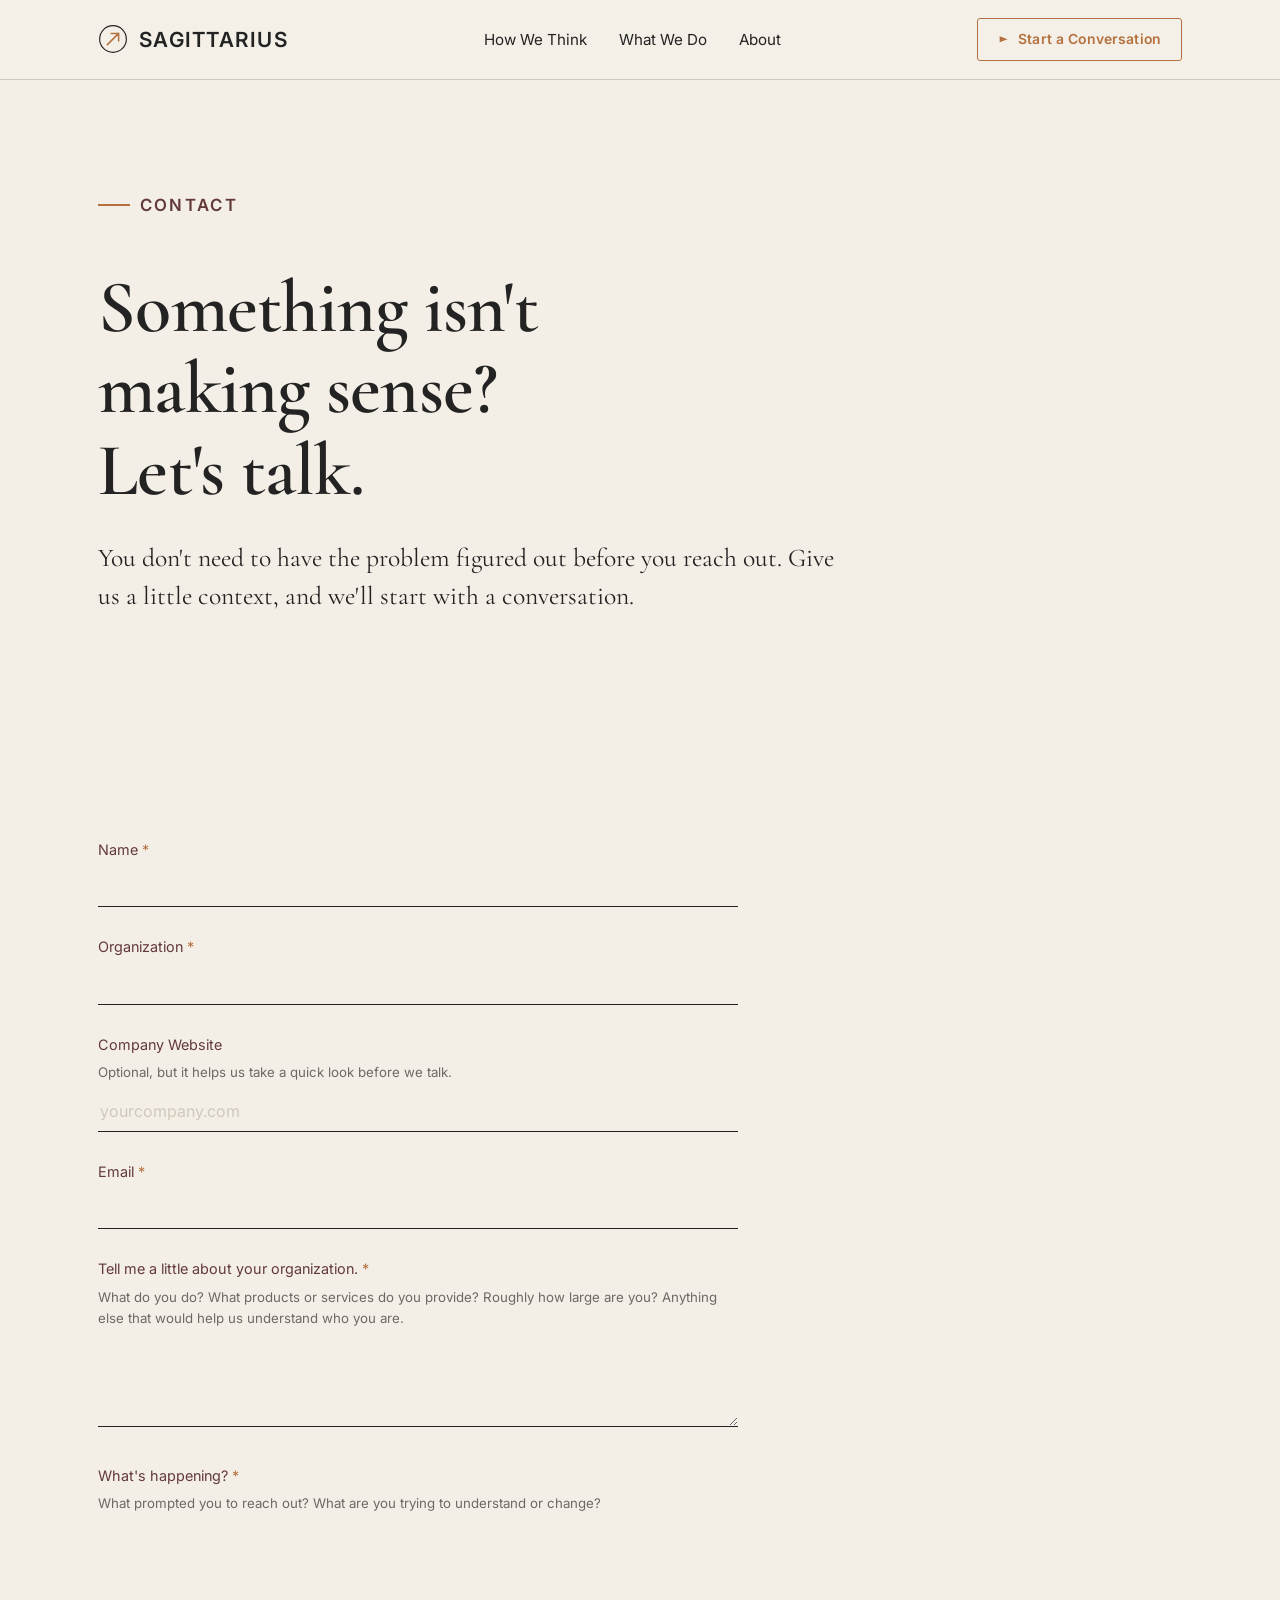
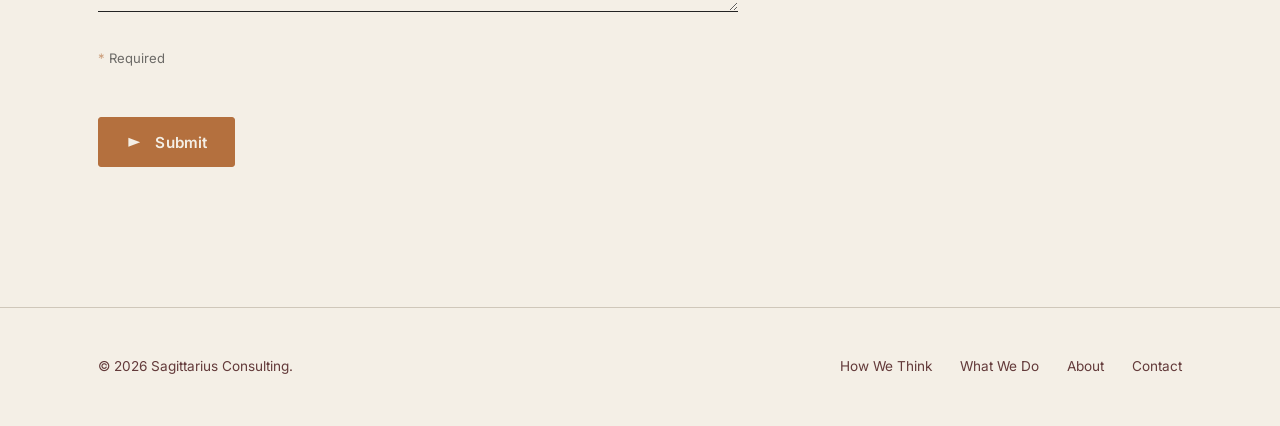
<file: contact.html>
<!DOCTYPE html>
<html lang="en">
<head>
<meta charset="UTF-8">
<meta name="viewport" content="width=device-width, initial-scale=1.0">
<title>Contact | Sagittarius Consulting</title>
<meta name="description" content="Start a conversation with Sagittarius. Tell us a little about your organization and what's happening.">
<link rel="preconnect" href="https://fonts.googleapis.com">
<link rel="preconnect" href="https://fonts.gstatic.com" crossorigin>
<link href="https://fonts.googleapis.com/css2?family=Cormorant+Garamond:wght@400;500;600&family=Inter:wght@400;500;600&display=swap" rel="stylesheet">
<link rel="stylesheet" href="styles.css">
</head>
<body>
  <header class="site-header">
    <nav class="nav">
      <a class="brand" href="index.html"><svg viewBox="0 0 32 32" aria-hidden="true"><circle cx="16" cy="16" r="14.25" fill="none" stroke="currentColor" stroke-width="1.25"/><path d="M10 22L22 10M22 10H14M22 10V18" fill="none" stroke="currentColor" stroke-width="1.6" stroke-linecap="round" stroke-linejoin="round"/></svg>SAGITTARIUS</a>
      <ul class="nav-links">
        <li><a href="how-we-think.html">How We Think</a></li>
        <li><a href="what-we-do.html">What We Do</a></li>
        <li><a href="about.html">About</a></li>
      </ul>
      <div class="nav-cta">
        <a class="cta-primary cta-desktop-only" href="contact.html"><span class="arrow"></span>Start a Conversation</a>
        <button class="menu-toggle" aria-label="Open menu" aria-expanded="false">
          <svg viewBox="0 0 24 24" fill="none" stroke="currentColor" stroke-width="1.5"><path d="M3 6h18M3 12h18M3 18h18"/></svg>
        </button>
      </div>
      <ul class="nav-links nav-links--mobile">
        <li><a href="how-we-think.html">How We Think</a></li>
        <li><a href="what-we-do.html">What We Do</a></li>
        <li><a href="about.html">About</a></li>
        <li><a href="contact.html" aria-current="page" class="mobile-cta">Start a Conversation</a></li>
      </ul>
    </nav>
  </header>

  <main>
    <section class="hero wrap">
      <p class="label">Contact</p>
      <h1>Something isn't making sense? Let's talk.</h1>
      <p class="lede">You don't need to have the problem figured out before you reach out. Give us a little context, and we'll start with a conversation.</p>
    </section>

    <section class="section">
      <div class="section-inner">
        <form id="contact-form" class="col" style="max-width:640px" novalidate>
          <input type="hidden" name="access_key" value="9b55c56a-1efe-4ef0-b038-1371d0b4066f">
          <input type="hidden" name="subject" value="New inquiry from Sagittarius website">
          <!-- Web3Forms' own honeypot convention: a checkbox hidden this exact way.
               Checkboxes aren't targeted by browser autofill, so this avoids the
               false-positive risk a hidden text field can run into. -->
          <input type="checkbox" name="botcheck" style="display: none;" tabindex="-1" autocomplete="off">
          <div class="form-field">
            <label for="name">Name <span class="required-mark">*</span></label>
            <input type="text" id="name" name="name" required>
          </div>
          <div class="form-field">
            <label for="organization">Organization <span class="required-mark">*</span></label>
            <input type="text" id="organization" name="organization" required>
          </div>
          <div class="form-field">
            <label for="website">Company Website</label>
            <p class="hint">Optional, but it helps us take a quick look before we talk.</p>
            <input type="text" id="website" name="website" placeholder="yourcompany.com">
          </div>
          <div class="form-field">
            <label for="email">Email <span class="required-mark">*</span></label>
            <input type="email" id="email" name="email" required>
          </div>
          <div class="form-field">
            <label for="about-org">Tell me a little about your organization. <span class="required-mark">*</span></label>
            <p class="hint">What do you do? What products or services do you provide? Roughly how large are you? Anything else that would help us understand who you are.</p>
            <textarea id="about-org" name="about-org" required></textarea>
          </div>
          <div class="form-field">
            <label for="whats-happening">What's happening? <span class="required-mark">*</span></label>
            <p class="hint">What prompted you to reach out? What are you trying to understand or change?</p>
            <textarea id="whats-happening" name="whats-happening" required></textarea>
          </div>
          <div class="h-captcha" data-captcha="true" style="margin-top:1.5rem"></div>
          <p class="required-legend"><span class="required-mark">*</span> Required</p>
          <button type="submit" class="cta-primary contact-form-submit"><span class="arrow"></span>Submit</button>
        </form>
        <p class="form-note" id="form-status" role="status"></p>
      </div>
    </section>
  </main>

  <footer class="site-footer">
    <div class="footer-inner">
      <span>&copy; 2026 Sagittarius Consulting.</span>
      <ul class="footer-links">
        <li><a href="how-we-think.html">How We Think</a></li>
        <li><a href="what-we-do.html">What We Do</a></li>
        <li><a href="about.html">About</a></li>
        <li><a href="contact.html">Contact</a></li>
      </ul>
    </div>
  </footer>

<script src="script.js"></script>
<script src="https://web3forms.com/client/script.js" async defer></script>
</body>
</html>
</file>
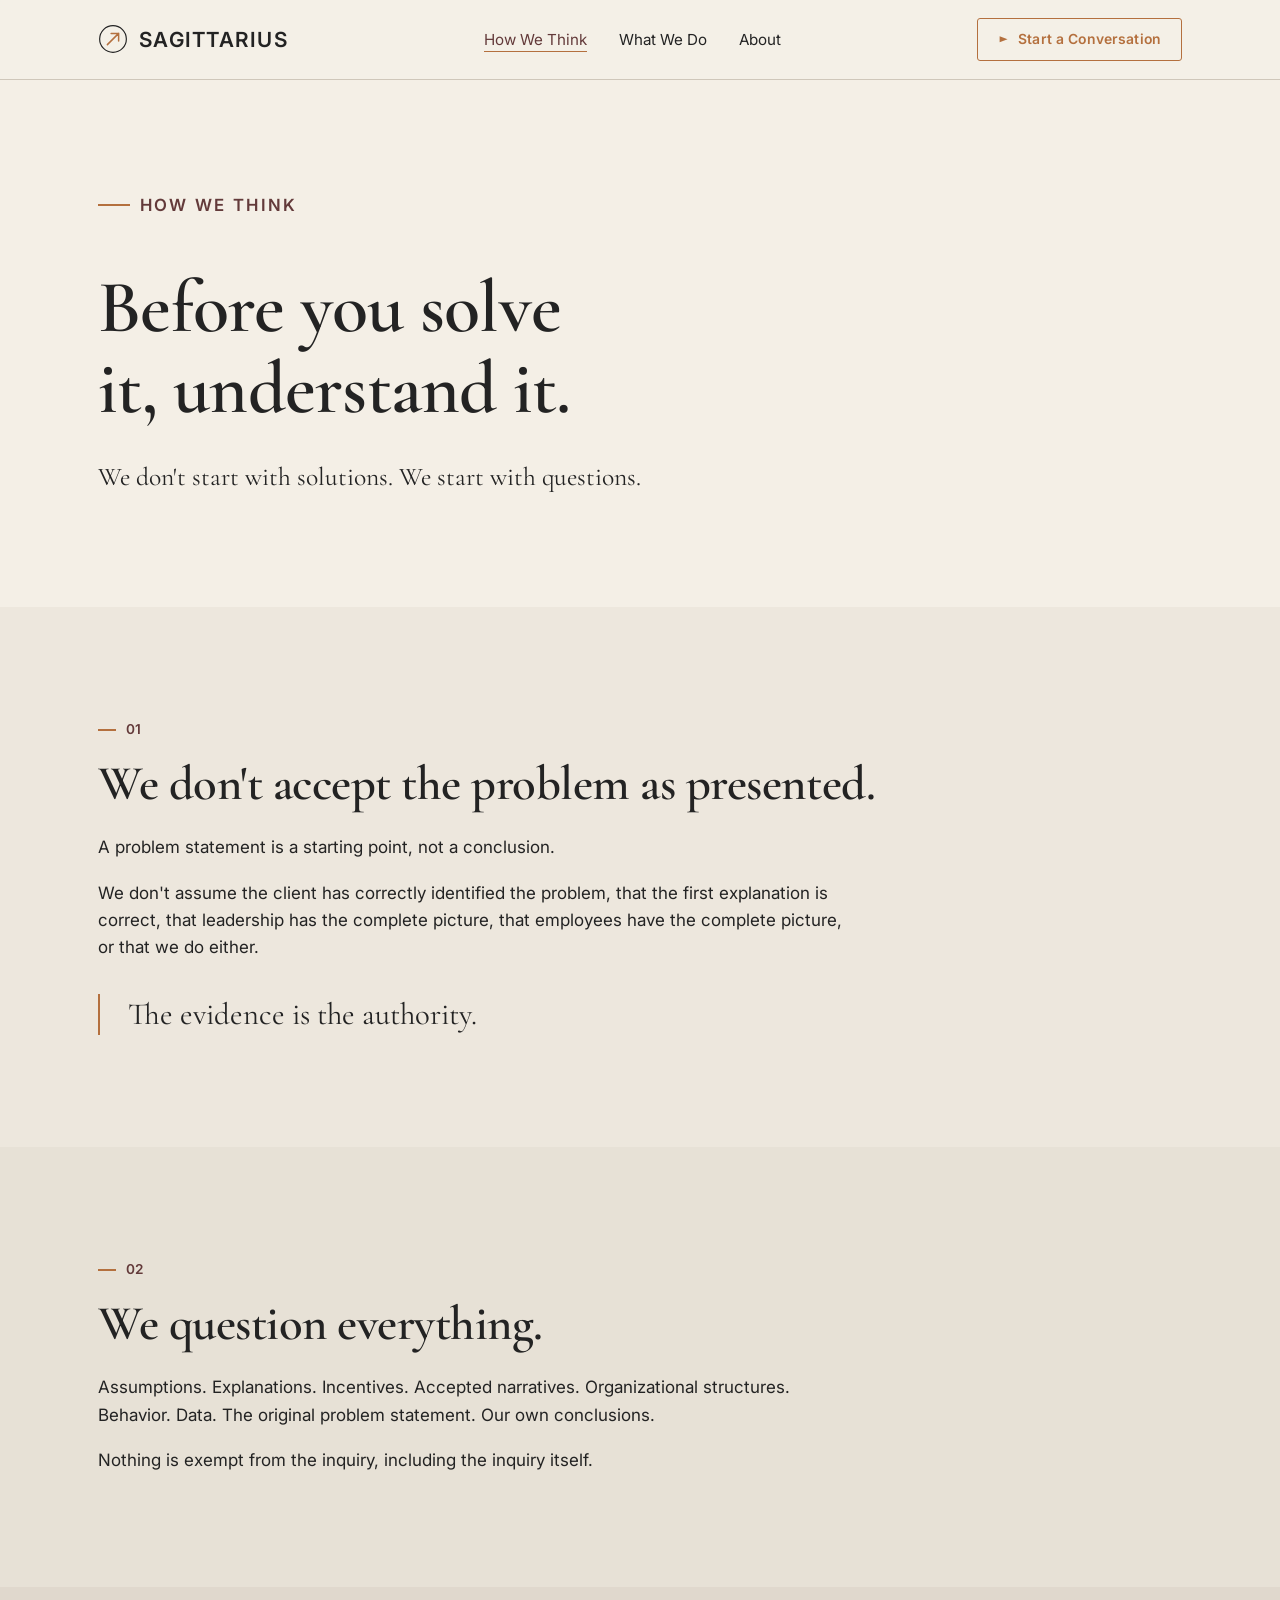
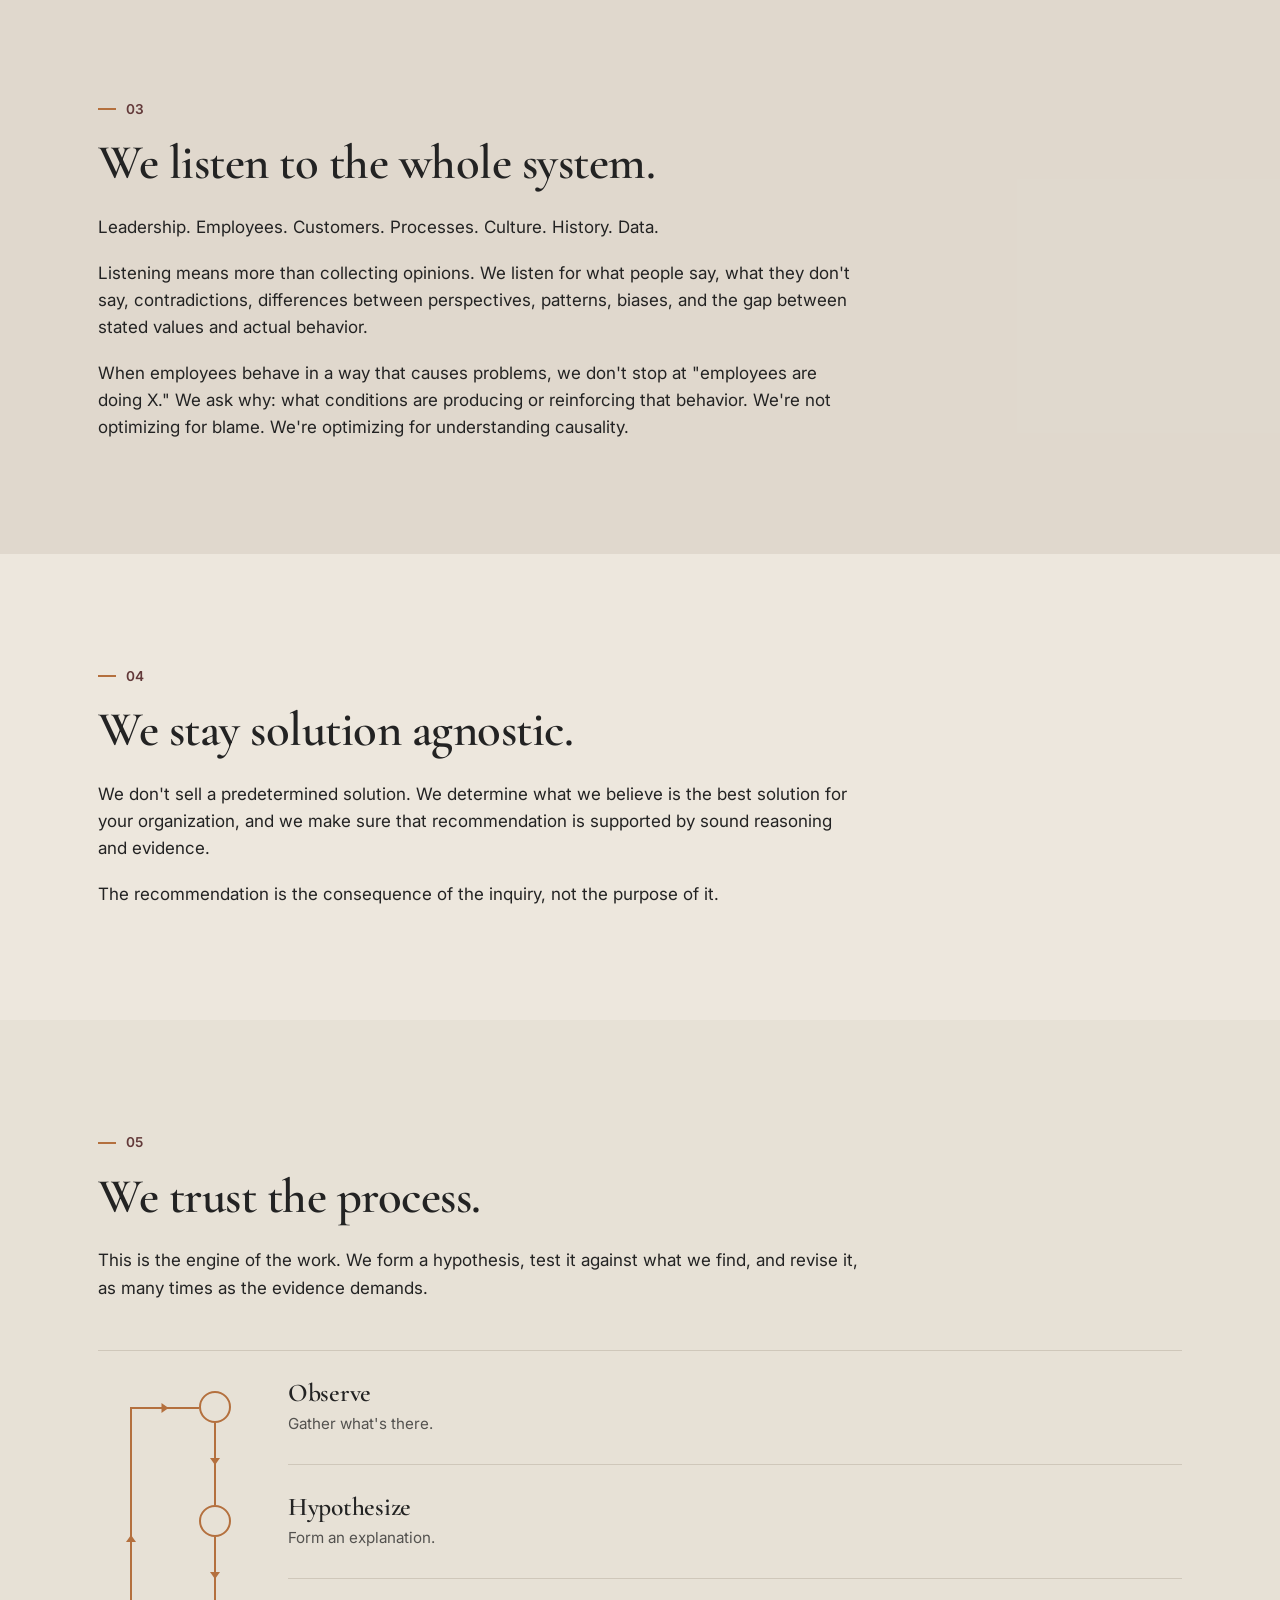
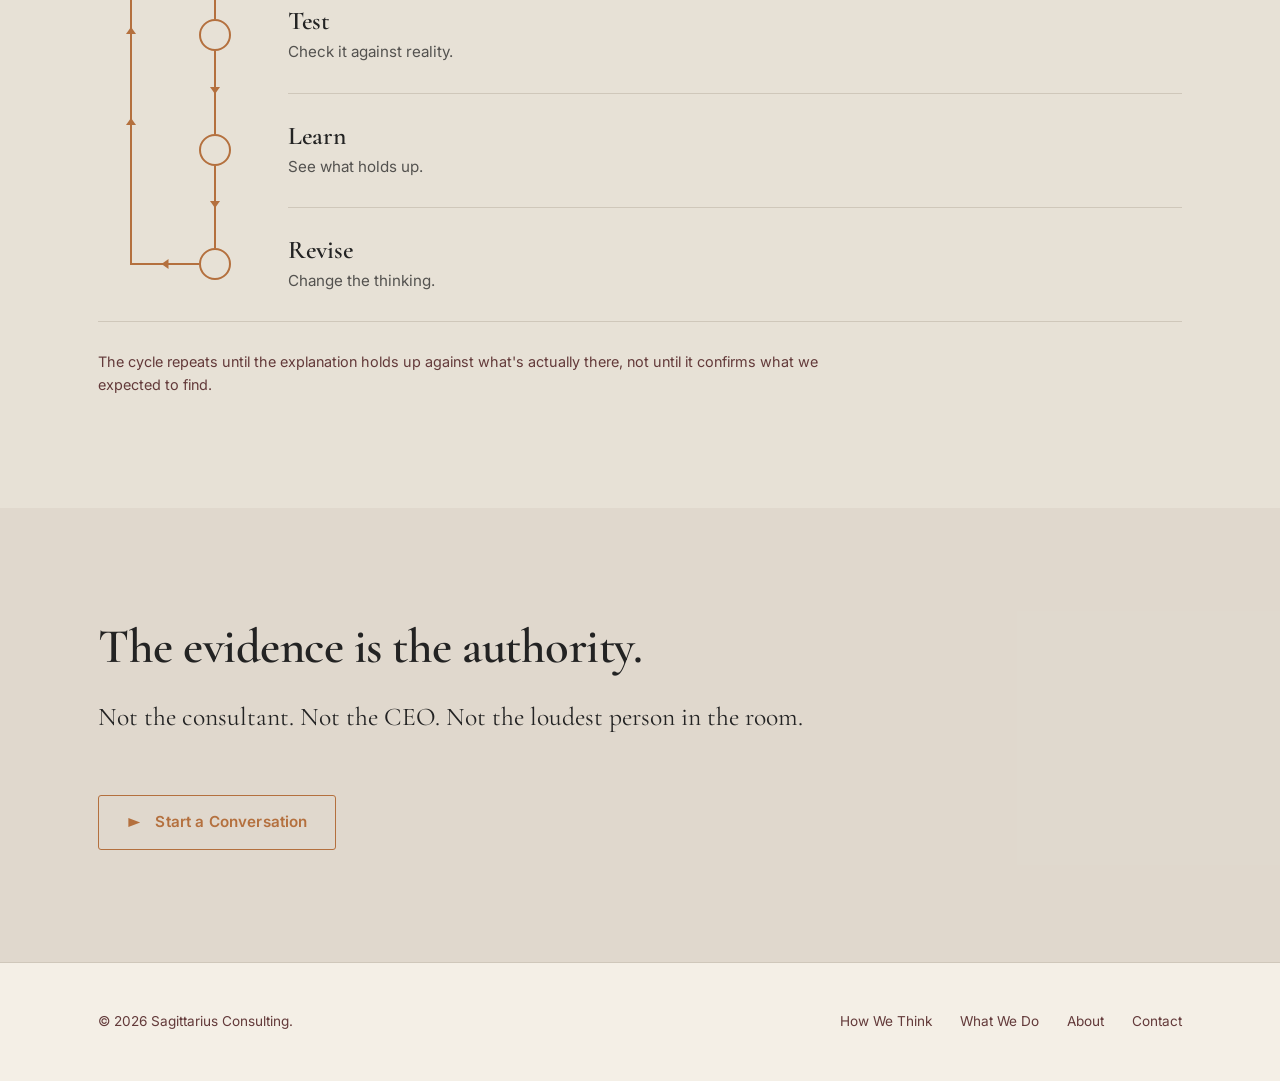
<file: how-we-think.html>
<!DOCTYPE html>
<html lang="en">
<head>
<meta charset="UTF-8">
<meta name="viewport" content="width=device-width, initial-scale=1.0">
<title>How We Think | Sagittarius Consulting</title>
<meta name="description" content="A problem statement is a starting point, not a conclusion. How Sagittarius questions, listens, and follows the evidence.">
<link rel="preconnect" href="https://fonts.googleapis.com">
<link rel="preconnect" href="https://fonts.gstatic.com" crossorigin>
<link href="https://fonts.googleapis.com/css2?family=Cormorant+Garamond:wght@400;500;600&family=Inter:wght@400;500;600&display=swap" rel="stylesheet">
<link rel="stylesheet" href="styles.css">
</head>
<body>
  <header class="site-header">
    <nav class="nav">
      <a class="brand" href="index.html"><svg viewBox="0 0 32 32" aria-hidden="true"><circle cx="16" cy="16" r="14.25" fill="none" stroke="currentColor" stroke-width="1.25"/><path d="M10 22L22 10M22 10H14M22 10V18" fill="none" stroke="currentColor" stroke-width="1.6" stroke-linecap="round" stroke-linejoin="round"/></svg>SAGITTARIUS</a>
      <ul class="nav-links">
        <li><a href="how-we-think.html" aria-current="page">How We Think</a></li>
        <li><a href="what-we-do.html">What We Do</a></li>
        <li><a href="about.html">About</a></li>
      </ul>
      <div class="nav-cta">
        <a class="cta-primary cta-desktop-only" href="contact.html"><span class="arrow"></span>Start a Conversation</a>
        <button class="menu-toggle" aria-label="Open menu" aria-expanded="false">
          <svg viewBox="0 0 24 24" fill="none" stroke="currentColor" stroke-width="1.5"><path d="M3 6h18M3 12h18M3 18h18"/></svg>
        </button>
      </div>
      <ul class="nav-links nav-links--mobile">
        <li><a href="how-we-think.html" aria-current="page">How We Think</a></li>
        <li><a href="what-we-do.html">What We Do</a></li>
        <li><a href="about.html">About</a></li>
        <li><a href="contact.html" class="mobile-cta">Start a Conversation</a></li>
      </ul>
    </nav>
  </header>

  <main>
    <section class="hero wrap">
      <p class="label">How We Think</p>
      <h1>Before you solve it, understand it.</h1>
      <p class="lede">We don't start with solutions. We start with questions.</p>
    </section>

    <section class="section bg-1">
      <div class="section-inner">
        <p class="label">01</p>
        <h2>We don't accept the problem as presented.</h2>
        <p class="col" style="margin-top:1.5rem">A problem statement is a starting point, not a conclusion.</p>
        <p class="col">We don't assume the client has correctly identified the problem, that the first explanation is correct, that leadership has the complete picture, that employees have the complete picture, or that we do either.</p>
        <blockquote style="margin-top:2rem">The evidence is the authority.</blockquote>
      </div>
    </section>

    <section class="section bg-2">
      <div class="section-inner">
        <p class="label">02</p>
        <h2>We question everything.</h2>
        <p class="col" style="margin-top:1.5rem">Assumptions. Explanations. Incentives. Accepted narratives. Organizational structures. Behavior. Data. The original problem statement. Our own conclusions.</p>
        <p class="col">Nothing is exempt from the inquiry, including the inquiry itself.</p>
      </div>
    </section>

    <section class="section bg-3">
      <div class="section-inner">
        <p class="label">03</p>
        <h2>We listen to the whole system.</h2>
        <p class="col" style="margin-top:1.5rem">Leadership. Employees. Customers. Processes. Culture. History. Data.</p>
        <p class="col">Listening means more than collecting opinions. We listen for what people say, what they don't say, contradictions, differences between perspectives, patterns, biases, and the gap between stated values and actual behavior.</p>
        <p class="col">When employees behave in a way that causes problems, we don't stop at "employees are doing X." We ask why: what conditions are producing or reinforcing that behavior. We're not optimizing for blame. We're optimizing for understanding causality.</p>
      </div>
    </section>

    <section class="section bg-1">
      <div class="section-inner">
        <p class="label">04</p>
        <h2>We stay solution agnostic.</h2>
        <p class="col" style="margin-top:1.5rem">We don't sell a predetermined solution. We determine what we believe is the best solution for your organization, and we make sure that recommendation is supported by sound reasoning and evidence.</p>
        <p class="col">The recommendation is the consequence of the inquiry, not the purpose of it.</p>
      </div>
    </section>

    <section class="section bg-2">
      <div class="section-inner">
        <p class="label">05</p>
        <h2>We trust the process.</h2>
        <p class="col" style="margin-top:1.5rem">This is the engine of the work. We form a hypothesis, test it against what we find, and revise it, as many times as the evidence demands.</p>
        <div class="cycle-wrap">
          <div class="cycle-divider-full"></div>
          <div class="cycle-list">
            <span class="bracket-stub bracket-stub-top"></span>
            <span class="bracket-stub bracket-stub-bottom"></span>
            <span class="bracket-vertical"><span class="mid-arrow"></span></span>
            <div class="cycle-step">
              <div class="num-col"><span class="connector connector-top"></span><span class="num"></span><span class="connector connector-bottom"></span></div>
              <div class="step-text"><h3>Observe</h3><p>Gather what's there.</p></div>
            </div>
            <div class="cycle-step">
              <div class="num-col"><span class="connector connector-top"></span><span class="num"></span><span class="connector connector-bottom"></span></div>
              <div class="step-text"><h3>Hypothesize</h3><p>Form an explanation.</p></div>
            </div>
            <div class="cycle-step">
              <div class="num-col"><span class="connector connector-top"></span><span class="num"></span><span class="connector connector-bottom"></span></div>
              <div class="step-text"><h3>Test</h3><p>Check it against reality.</p></div>
            </div>
            <div class="cycle-step">
              <div class="num-col"><span class="connector connector-top"></span><span class="num"></span><span class="connector connector-bottom"></span></div>
              <div class="step-text"><h3>Learn</h3><p>See what holds up.</p></div>
            </div>
            <div class="cycle-step">
              <div class="num-col"><span class="connector connector-top"></span><span class="num"></span><span class="connector connector-bottom"></span></div>
              <div class="step-text"><h3>Revise</h3><p>Change the thinking.</p></div>
            </div>
          </div>
          <div class="cycle-divider-full"></div>
        </div>
        <p class="diagram-caption">The cycle repeats until the explanation holds up against what's actually there, not until it confirms what we expected to find.</p>
      </div>
    </section>

    <section class="section bg-3">
      <div class="section-inner">
        <h2>The evidence is the authority.</h2>
        <p class="lede col" style="margin-top:1.5rem">Not the consultant. Not the CEO. Not the loudest person in the room.</p>
        <a class="cta-primary" href="contact.html" style="margin-top:2rem"><span class="arrow"></span>Start a Conversation</a>
      </div>
    </section>
  </main>

  <footer class="site-footer">
    <div class="footer-inner">
      <span>&copy; 2026 Sagittarius Consulting.</span>
      <ul class="footer-links">
        <li><a href="how-we-think.html">How We Think</a></li>
        <li><a href="what-we-do.html">What We Do</a></li>
        <li><a href="about.html">About</a></li>
        <li><a href="contact.html">Contact</a></li>
      </ul>
    </div>
  </footer>

<script src="script.js"></script>
</body>
</html>
</file>
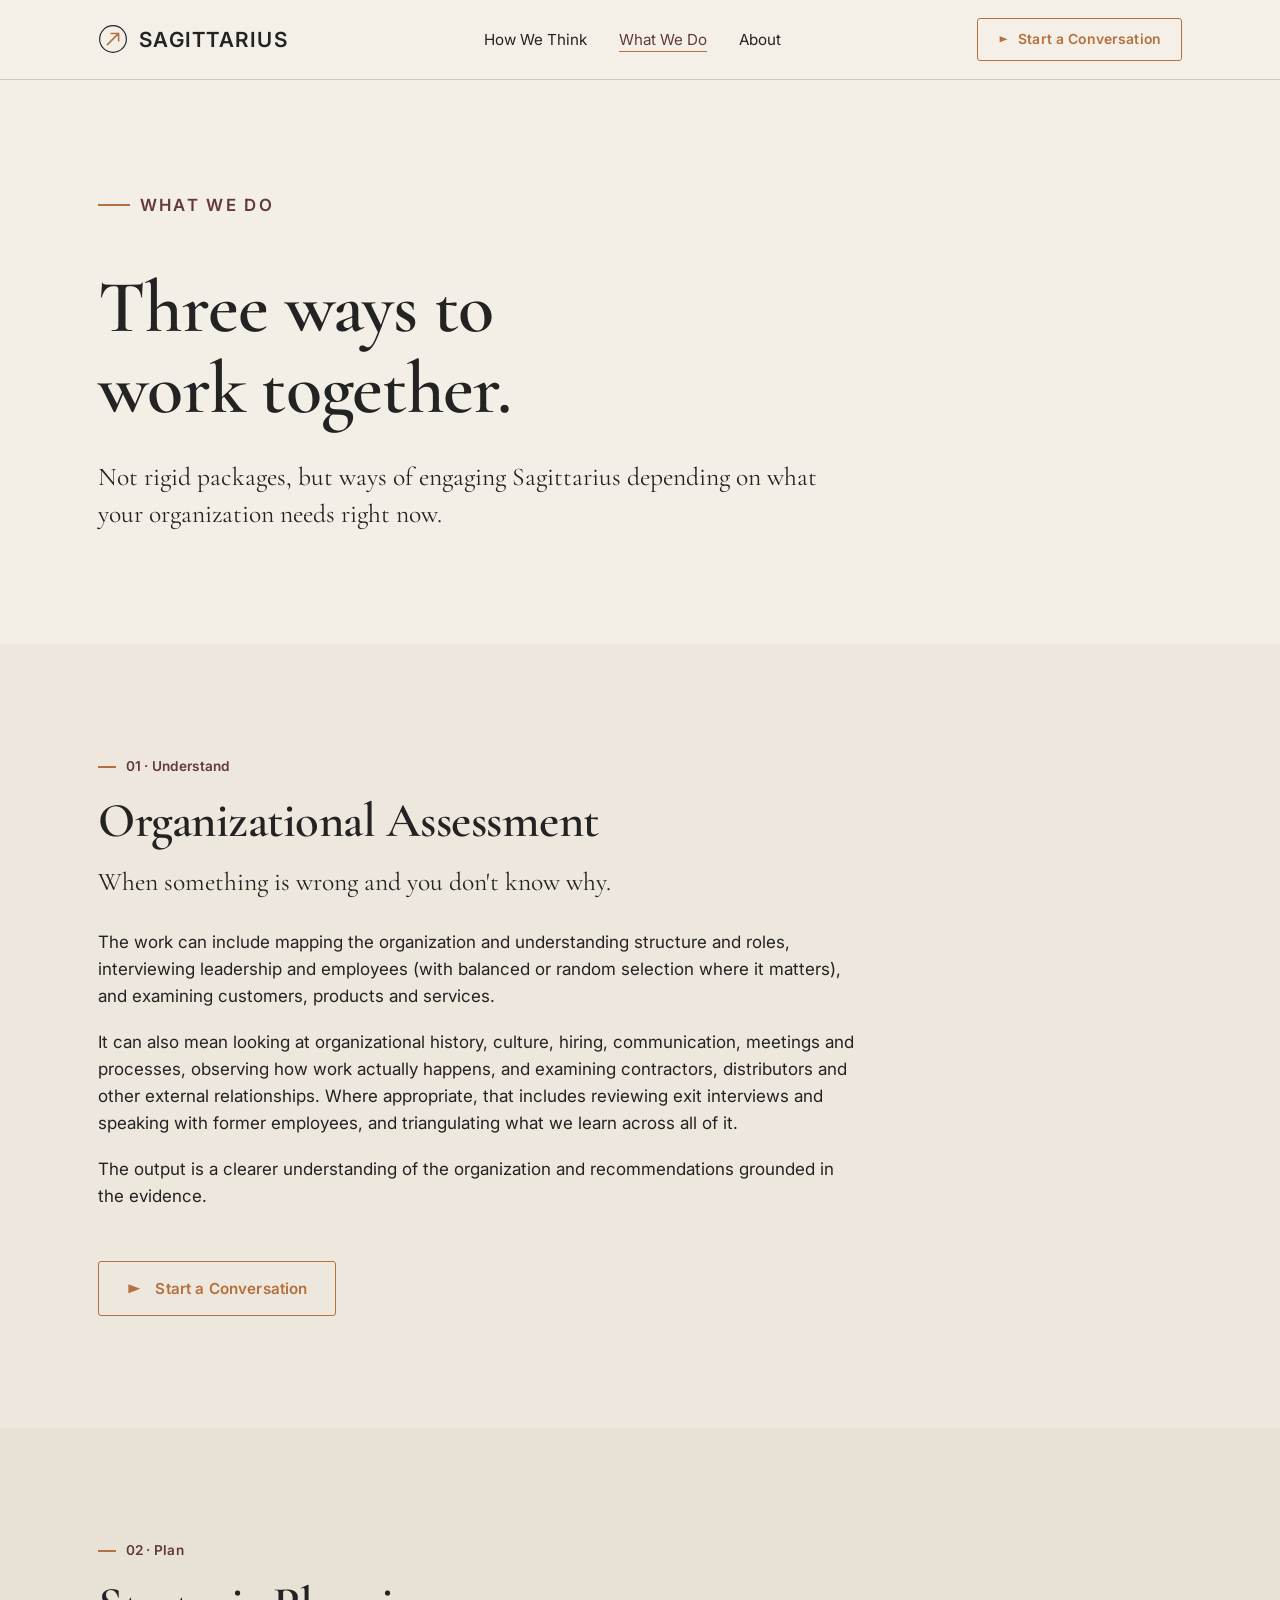
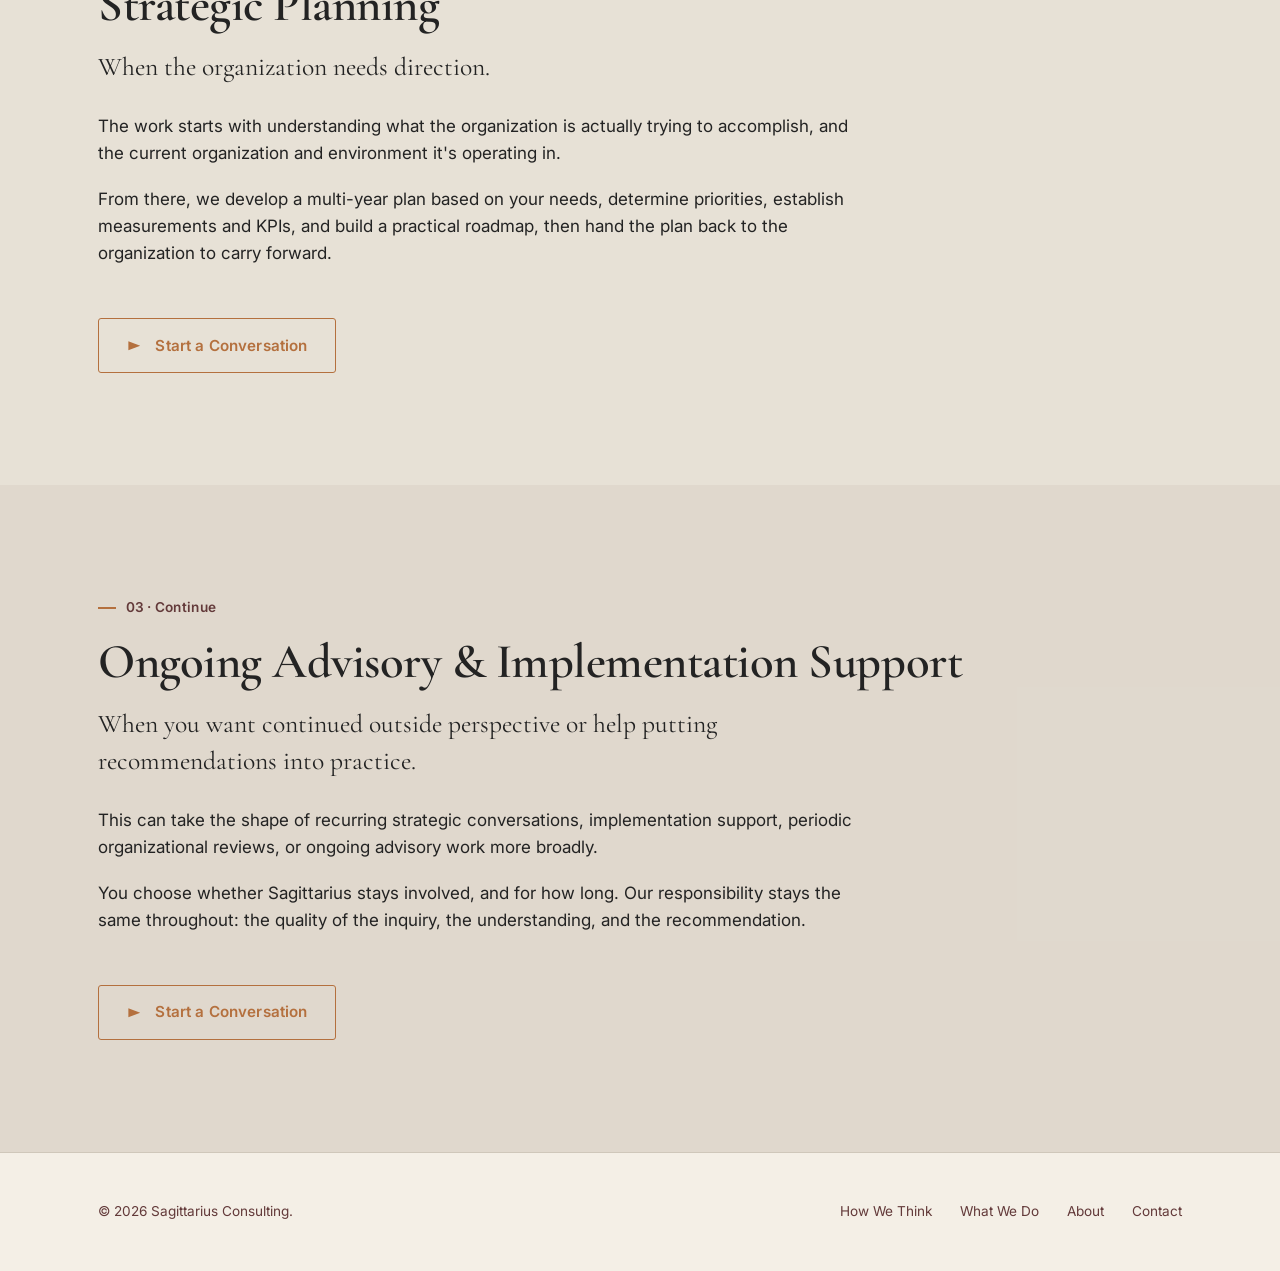
<file: what-we-do.html>
<!DOCTYPE html>
<html lang="en">
<head>
<meta charset="UTF-8">
<meta name="viewport" content="width=device-width, initial-scale=1.0">
<title>What We Do | Sagittarius Consulting</title>
<meta name="description" content="Organizational assessment, strategic planning, and ongoing advisory support. Three ways to engage Sagittarius.">
<link rel="preconnect" href="https://fonts.googleapis.com">
<link rel="preconnect" href="https://fonts.gstatic.com" crossorigin>
<link href="https://fonts.googleapis.com/css2?family=Cormorant+Garamond:wght@400;500;600&family=Inter:wght@400;500;600&display=swap" rel="stylesheet">
<link rel="stylesheet" href="styles.css">
</head>
<body>
  <header class="site-header">
    <nav class="nav">
      <a class="brand" href="index.html"><svg viewBox="0 0 32 32" aria-hidden="true"><circle cx="16" cy="16" r="14.25" fill="none" stroke="currentColor" stroke-width="1.25"/><path d="M10 22L22 10M22 10H14M22 10V18" fill="none" stroke="currentColor" stroke-width="1.6" stroke-linecap="round" stroke-linejoin="round"/></svg>SAGITTARIUS</a>
      <ul class="nav-links">
        <li><a href="how-we-think.html">How We Think</a></li>
        <li><a href="what-we-do.html" aria-current="page">What We Do</a></li>
        <li><a href="about.html">About</a></li>
      </ul>
      <div class="nav-cta">
        <a class="cta-primary cta-desktop-only" href="contact.html"><span class="arrow"></span>Start a Conversation</a>
        <button class="menu-toggle" aria-label="Open menu" aria-expanded="false">
          <svg viewBox="0 0 24 24" fill="none" stroke="currentColor" stroke-width="1.5"><path d="M3 6h18M3 12h18M3 18h18"/></svg>
        </button>
      </div>
      <ul class="nav-links nav-links--mobile">
        <li><a href="how-we-think.html">How We Think</a></li>
        <li><a href="what-we-do.html" aria-current="page">What We Do</a></li>
        <li><a href="about.html">About</a></li>
        <li><a href="contact.html" class="mobile-cta">Start a Conversation</a></li>
      </ul>
    </nav>
  </header>

  <main>
    <section class="hero wrap">
      <p class="label">What We Do</p>
      <h1>Three ways to work together.</h1>
      <p class="lede">Not rigid packages, but ways of engaging Sagittarius depending on what your organization needs right now.</p>
    </section>

    <section class="section bg-1" id="understand">
      <div class="section-inner">
        <p class="label">01 · Understand</p>
        <h2>Organizational Assessment</h2>
        <p class="lede col" style="margin-top:1rem">When something is wrong and you don't know why.</p>
        <p class="col" style="margin-top:1.5rem">The work can include mapping the organization and understanding structure and roles, interviewing leadership and employees (with balanced or random selection where it matters), and examining customers, products and services.</p>
        <p class="col">It can also mean looking at organizational history, culture, hiring, communication, meetings and processes, observing how work actually happens, and examining contractors, distributors and other external relationships. Where appropriate, that includes reviewing exit interviews and speaking with former employees, and triangulating what we learn across all of it.</p>
        <p class="col">The output is a clearer understanding of the organization and recommendations grounded in the evidence.</p>
        <a class="cta-primary" href="contact.html" style="margin-top:2rem"><span class="arrow"></span>Start a Conversation</a>
      </div>
    </section>

    <section class="section bg-2" id="plan">
      <div class="section-inner">
        <p class="label">02 · Plan</p>
        <h2>Strategic Planning</h2>
        <p class="lede col" style="margin-top:1rem">When the organization needs direction.</p>
        <p class="col" style="margin-top:1.5rem">The work starts with understanding what the organization is actually trying to accomplish, and the current organization and environment it's operating in.</p>
        <p class="col">From there, we develop a multi-year plan based on your needs, determine priorities, establish measurements and KPIs, and build a practical roadmap, then hand the plan back to the organization to carry forward.</p>
        <a class="cta-primary" href="contact.html" style="margin-top:2rem"><span class="arrow"></span>Start a Conversation</a>
      </div>
    </section>

    <section class="section bg-3" id="continue">
      <div class="section-inner">
        <p class="label">03 · Continue</p>
        <h2>Ongoing Advisory &amp; Implementation Support</h2>
        <p class="lede col" style="margin-top:1rem">When you want continued outside perspective or help putting recommendations into practice.</p>
        <p class="col" style="margin-top:1.5rem">This can take the shape of recurring strategic conversations, implementation support, periodic organizational reviews, or ongoing advisory work more broadly.</p>
        <p class="col">You choose whether Sagittarius stays involved, and for how long. Our responsibility stays the same throughout: the quality of the inquiry, the understanding, and the recommendation.</p>
        <a class="cta-primary" href="contact.html" style="margin-top:2rem"><span class="arrow"></span>Start a Conversation</a>
      </div>
    </section>
  </main>

  <footer class="site-footer">
    <div class="footer-inner">
      <span>&copy; 2026 Sagittarius Consulting.</span>
      <ul class="footer-links">
        <li><a href="how-we-think.html">How We Think</a></li>
        <li><a href="what-we-do.html">What We Do</a></li>
        <li><a href="about.html">About</a></li>
        <li><a href="contact.html">Contact</a></li>
      </ul>
    </div>
  </footer>

<script src="script.js"></script>
</body>
</html>
</file>
<file: styles.css>
/* ==========================================================================
   Sagittarius Consulting — shared styles
   ========================================================================== */

:root {
  --ivory: #F4EFE6;
  --charcoal: #232323;
  --stone: #CFC7BA;
  --copper: #B4703E;
  --burgundy: #633A3A;

  --tint-1: rgba(207, 199, 186, 0.2);
  --tint-2: rgba(207, 199, 186, 0.36);
  --tint-3: rgba(207, 199, 186, 0.55);

  --serif: "Cormorant Garamond", serif;
  --sans: "Inter", sans-serif;

  --measure: 640px;
  --measure-wide: 760px;
  --canvas: 1180px;

  --space-1: 0.5rem;
  --space-2: 1rem;
  --space-3: 1.75rem;
  --space-4: 3rem;
  --space-5: 5rem;
  --space-6: 7rem;
  --space-7: 11rem;
}

@media (prefers-reduced-motion: reduce) {
  *, *::before, *::after {
    animation-duration: 0.01ms !important;
    animation-iteration-count: 1 !important;
    transition-duration: 0.01ms !important;
    scroll-behavior: auto !important;
  }
}

* { box-sizing: border-box; }

html { scroll-behavior: smooth; }

body {
  margin: 0;
  background: var(--ivory);
  color: var(--charcoal);
  font-family: var(--sans);
  font-size: 17px;
  line-height: 1.6;
  -webkit-font-smoothing: antialiased;
}

img { max-width: 100%; display: block; }

a { color: inherit; }

::selection { background: var(--copper); color: var(--ivory); }

/* -------------------------------------------------------------------------
   Focus states
   ------------------------------------------------------------------------- */
a:focus-visible,
button:focus-visible,
input:focus-visible,
textarea:focus-visible {
  outline: 2px solid var(--copper);
  outline-offset: 3px;
}

/* -------------------------------------------------------------------------
   Type
   ------------------------------------------------------------------------- */
h1, h2, h3, .serif {
  font-family: var(--serif);
  font-weight: 600;
  line-height: 1.1;
  letter-spacing: -0.01em;
  margin: 0;
  color: var(--charcoal);
}

h1 { font-size: clamp(2.8rem, 5.8vw, 5rem); font-weight: 600; }
h2 { font-size: clamp(2.1rem, 3.8vw, 3.1rem); }
h3 { font-size: clamp(1.4rem, 2.2vw, 1.8rem); font-weight: 600; }

p { margin: 0 0 1.1em; max-width: var(--measure); }
p:last-child { margin-bottom: 0; }

.lede {
  font-family: var(--serif);
  font-size: clamp(1.3rem, 2vw, 1.6rem);
  line-height: 1.45;
  color: var(--charcoal);
  max-width: var(--measure-wide);
}

.label {
  font-family: var(--sans);
  font-size: 0.85rem;
  font-weight: 600;
  letter-spacing: 0.02em;
  color: var(--burgundy);
  margin: 0 0 var(--space-2);
  display: flex;
  align-items: center;
  gap: 0.6rem;
}
.label::before {
  content: "";
  display: inline-block;
  width: 18px;
  height: 2px;
  background: var(--copper);
}

.label--lg {
  font-size: 1.05rem;
  letter-spacing: 0.14em;
  text-transform: uppercase;
}
.label--lg::before {
  width: 32px;
}

.vision-statement {
  font-size: clamp(1.9rem, 3.4vw, 2.6rem);
  line-height: 1.18;
  max-width: 680px;
}

.stat-num {
  font-family: var(--sans);
  font-variant-numeric: tabular-nums;
  color: var(--stone);
}

blockquote {
  font-family: var(--serif);
  font-size: clamp(1.4rem, 2.4vw, 2rem);
  line-height: 1.35;
  margin: 0;
  color: var(--charcoal);
  max-width: var(--measure-wide);
  border-left: 2px solid var(--copper);
  padding-left: var(--space-3);
}

/* -------------------------------------------------------------------------
   Layout helpers
   ------------------------------------------------------------------------- */
.wrap {
  max-width: var(--canvas);
  margin: 0 auto;
  padding: 0 clamp(2rem, 6vw, 3rem);
}

.section {
  padding: var(--space-6) 0;
}

.bg-1 { background: var(--tint-1); }
.bg-2 { background: var(--tint-2); }
.bg-3 { background: var(--tint-3); }

.section-inner {
  max-width: var(--canvas);
  margin: 0 auto;
  padding: 0 clamp(2rem, 6vw, 3rem);
}

.col {
  max-width: var(--measure-wide);
}

.grid-2 {
  display: grid;
  grid-template-columns: 1fr 1fr;
  gap: var(--space-5);
  align-items: start;
}

@media (max-width: 880px) {
  .grid-2 { grid-template-columns: 1fr; gap: var(--space-4); }
  .section { padding: var(--space-5) 0; }
  :root { font-size: 16px; }
}

/* -------------------------------------------------------------------------
   Header / Nav
   ------------------------------------------------------------------------- */
.site-header {
  position: sticky;
  top: 0;
  z-index: 40;
  background: rgba(244, 240, 232, 0.92);
  backdrop-filter: blur(6px);
  border-bottom: 1px solid var(--stone);
}

.nav {
  max-width: var(--canvas);
  margin: 0 auto;
  padding: 1.1rem clamp(2rem, 6vw, 3rem);
  display: flex;
  align-items: center;
  justify-content: space-between;
}

.brand {
  display: flex;
  align-items: center;
  gap: 0.7rem;
  text-decoration: none;
  font-family: var(--sans);
  font-weight: 600;
  font-size: 1.3rem;
  letter-spacing: 0.06em;
  color: var(--charcoal);
}

.brand svg { width: 30px; height: 30px; flex: none; }
.brand svg path { stroke: var(--copper); }
.brand svg circle { stroke: var(--charcoal); }

@media (max-width: 480px) {
  .brand { font-size: 1.05rem; }
  .brand svg { width: 26px; height: 26px; }
}

.nav-links {
  display: flex;
  align-items: center;
  gap: 2rem;
  list-style: none;
  margin: 0;
  padding: 0;
}

.nav-links a {
  text-decoration: none;
  font-size: 0.95rem;
  color: var(--charcoal);
  position: relative;
  padding-bottom: 3px;
}

.nav-links a::after {
  content: "";
  position: absolute;
  left: 0; right: 100%;
  bottom: 0;
  height: 1px;
  background: var(--copper);
  transition: right 0.25s ease;
}

.nav-links a:hover::after,
.nav-links a[aria-current="page"]::after {
  right: 0;
}

.nav-links a[aria-current="page"] {
  color: var(--burgundy);
}

.nav-cta { display: flex; align-items: center; }

.menu-toggle {
  display: none;
  background: none;
  border: none;
  cursor: pointer;
  padding: 0.4rem;
  color: var(--charcoal);
}
.menu-toggle svg { width: 24px; height: 24px; }

/* Mobile nav is hidden entirely on desktop — only the breakpoint below turns it on */
.nav-links--mobile { display: none; }

@media (max-width: 880px) {
  .nav-links:not(.nav-links--mobile) { display: none; }
  .nav-cta .cta-desktop-only { display: none; }
  .menu-toggle { display: block; }

  .nav-links--mobile {
    display: flex;
    position: fixed;
    inset: 0 0 auto 0;
    top: 63px;
    background: var(--ivory);
    border-bottom: 1px solid var(--stone);
    flex-direction: column;
    align-items: flex-start;
    gap: 0;
    padding: var(--space-2) var(--space-3) var(--space-4);
    transform: translateY(-8px);
    opacity: 0;
    pointer-events: none;
    transition: opacity 0.2s ease, transform 0.2s ease;
  }
  .nav-links--mobile.is-open {
    opacity: 1;
    transform: translateY(0);
    pointer-events: auto;
  }
  .nav-links--mobile li { width: 100%; border-top: 1px solid var(--stone); }
  .nav-links--mobile li:first-child { border-top: none; }
  .nav-links--mobile a { display: block; padding: 1rem 0; }
  .nav-links--mobile a::after { display: none; }
  .nav-links--mobile .mobile-cta { color: var(--copper); font-weight: 600; }
}

/* -------------------------------------------------------------------------
   Growing arrow — shared hover animation for CTAs and text links.
   A 3-point triangle drawn with clip-path; on hover the same 3 points move
   (top up, bottom down, tip pulled back toward the base) so it reads as
   stretching taller and thinner rather than just scaling up.
   ------------------------------------------------------------------------- */
.arrow {
  display: inline-block;
  width: 18px;
  height: 18px;
  flex: none;
  background-color: currentColor;
  clip-path: polygon(12% 25%, 12% 75%, 78% 50%);
  transition: clip-path 0.35s cubic-bezier(0.65, 0, 0.35, 1);
}
a:hover .arrow,
button:hover .arrow {
  clip-path: polygon(12% 5%, 12% 95%, 45% 50%);
}

/* -------------------------------------------------------------------------
   CTA / links
   ------------------------------------------------------------------------- */
.cta {
  display: inline-flex;
  align-items: center;
  gap: 0.55rem;
  text-decoration: none;
  color: var(--charcoal);
  font-family: var(--sans);
  font-size: 0.95rem;
  font-weight: 500;
  padding-bottom: 4px;
  border-bottom: 1px solid var(--charcoal);
  transition: border-color 0.2s ease, color 0.2s ease;
}
.cta:hover { color: var(--copper); border-color: var(--copper); }
.cta .arrow { width: 16px; height: 16px; }

.cta--quiet { color: var(--burgundy); border-color: var(--stone); }
.cta--quiet:hover { color: var(--copper); border-color: var(--copper); }

.cta-primary {
  display: inline-flex;
  align-items: center;
  gap: 0.7rem;
  text-decoration: none;
  background: transparent;
  color: var(--copper);
  font-family: var(--sans);
  font-size: 0.95rem;
  font-weight: 600;
  letter-spacing: 0.01em;
  padding: 0.9rem 1.7rem;
  border-radius: 3px;
  border: 1px solid var(--copper);
  transition: background 0.2s ease, color 0.2s ease, border-color 0.2s ease;
}
.cta-primary:hover {
  background: var(--copper);
  color: var(--ivory);
  border-color: var(--copper);
}

.nav-cta .cta-primary {
  padding: 0.6rem 1.25rem;
  font-size: 0.87rem;
  gap: 0.5rem;
}
.nav-cta .cta-primary .arrow { width: 12px; height: 12px; }

/* -------------------------------------------------------------------------
   Hero
   ------------------------------------------------------------------------- */
.hero {
  position: relative;
  padding-top: var(--space-6);
  padding-bottom: var(--space-6);
  overflow: hidden;
}
.hero .label {
  margin-bottom: var(--space-4);
  font-size: 1.05rem;
  font-weight: 600;
  letter-spacing: 0.14em;
  text-transform: uppercase;
}
.hero .label::before { width: 32px; }
.hero h1 { max-width: 15ch; position: relative; z-index: 1; }
.hero .lede { margin-top: var(--space-3); position: relative; z-index: 1; }
.hero .cta-primary { margin-top: var(--space-4); position: relative; z-index: 1; }

.hero-mark {
  position: absolute;
  top: 50%;
  right: -6%;
  transform: translateY(-50%);
  width: 46vw;
  max-width: 640px;
  min-width: 320px;
  opacity: 0.55;
  pointer-events: none;
  z-index: 0;
}
@media (max-width: 900px) {
  .hero-mark { opacity: 0.3; right: -20%; width: 70vw; }
}

/* -------------------------------------------------------------------------
   Diagram frames
   ------------------------------------------------------------------------- */
.diagram {
  margin-top: var(--space-4);
  width: 100%;
  background: var(--surface);
  border-radius: 6px;
  padding: var(--space-4) var(--space-3);
}
.diagram svg { width: 100%; height: auto; display: block; overflow: visible; }
.diagram-caption {
  margin-top: var(--space-3);
  font-size: 0.9rem;
  color: var(--burgundy);
  max-width: var(--measure-wide);
}

.diagram-line { stroke: var(--copper); stroke-width: 1.75; fill: none; opacity: 0.75; }
.diagram-line--active { stroke: var(--burgundy); opacity: 1; stroke-width: 2; }
.diagram-node { fill: var(--ivory); stroke: var(--charcoal); stroke-width: 1.4; }
.diagram-node--accent { stroke: var(--copper); stroke-width: 2.25; fill: #F0DCC9; }
.diagram-text { font-family: var(--sans); font-size: 14px; font-weight: 500; fill: var(--charcoal); }
.diagram-text--muted { fill: var(--burgundy); }

@media (max-width: 700px) {
  .diagram { padding: var(--space-3) var(--space-2); }
}

.reveal-path {
  stroke-dasharray: var(--len, 400);
  stroke-dashoffset: var(--len, 400);
  transition: stroke-dashoffset 1.1s ease;
}
.diagram.is-visible .reveal-path { stroke-dashoffset: 0; }
.reveal-fade {
  opacity: 0;
  transition: opacity 0.6s ease;
}
.diagram.is-visible .reveal-fade { opacity: 1; }

/* -------------------------------------------------------------------------
   Lists
   ------------------------------------------------------------------------- */
.plain-list {
  list-style: none;
  margin: var(--space-3) 0 0;
  padding: 0;
  max-width: var(--measure-wide);
}
.plain-list li {
  padding: var(--space-2) 0;
  border-top: 1px solid var(--stone);
  font-family: var(--serif);
  font-size: 1.25rem;
  line-height: 1.4;
}
.plain-list li:last-child { border-bottom: 1px solid var(--stone); }

.arrow-list {
  list-style: none;
  margin: var(--space-4) 0 0;
  padding: 0;
  max-width: var(--measure-wide);
}
.arrow-list li {
  display: flex;
  align-items: center;
  gap: 0.7rem;
  padding: 0.75rem 0;
  font-family: var(--serif);
  font-size: 1.35rem;
  line-height: 1.4;
  opacity: 0;
  transform: translateX(-10px);
  transition: opacity 0.5s ease, transform 0.5s ease;
}
.arrow-list li .bullet {
  flex: none;
  width: 0.55em;
  height: 0.55em;
  margin-top: 0.2em;
}
.arrow-list li .bullet path { fill: var(--copper); }
.reveal-block.is-visible .arrow-list li {
  opacity: 1;
  transform: translateX(0);
}
.reveal-block .reveal-fade-item {
  opacity: 0;
  transform: translateY(6px);
  transition: opacity 0.5s ease, transform 0.5s ease;
}
.reveal-block.is-visible .reveal-fade-item {
  opacity: 1;
  transform: translateY(0);
}

.trait-list {
  list-style: none;
  margin: var(--space-3) 0 0;
  padding: 0;
  columns: 2;
  column-gap: var(--space-4);
  max-width: var(--canvas);
}
.trait-list li {
  break-inside: avoid;
  padding: 0.55rem 0;
  border-top: 1px solid var(--stone);
  font-size: 0.98rem;
}
@media (max-width: 700px) { .trait-list { columns: 1; } }

/* -------------------------------------------------------------------------
   Services / offerings
   ------------------------------------------------------------------------- */
.offerings {
  display: flex;
  flex-direction: column;
  margin-top: var(--space-4);
}
.offering {
  display: grid;
  grid-template-columns: 140px 1fr;
  gap: var(--space-4);
  padding: var(--space-4) 0;
  border-top: 1px solid var(--stone);
  align-items: start;
}
.offerings .offering:last-child { border-bottom: 1px solid var(--stone); }
.offering .num {
  font-family: var(--serif);
  font-size: 3.4rem;
  font-weight: 600;
  color: var(--copper);
  line-height: 1;
}
.offering h3 { margin-bottom: 0.5em; }
.offering p { font-size: 1.02rem; }
.offering .cta { margin-top: 1rem; font-size: 0.9rem; }

.cycle-wrap { margin-top: var(--space-4); }
.cycle-divider-full { border-top: 1px solid var(--stone); }
.cycle-list {
  position: relative;
  margin-left: 4.5rem;
}
.cycle-step {
  display: grid;
  grid-template-columns: 90px 1fr;
  gap: 1.75rem;
  align-items: stretch;
}
.num-col {
  display: flex;
  flex-direction: column;
  align-items: center;
  position: relative;
}
.connector {
  flex: 1;
  width: 2px;
  background: var(--copper);
  position: relative;
}
.cycle-step:first-of-type .connector-top {
  visibility: hidden;
  background: transparent !important;
}
.cycle-list .cycle-step:last-child .connector-bottom { visibility: hidden; }
/* small downward arrow at the midpoint of each connecting line */
.connector-bottom::after {
  content: "";
  position: absolute;
  left: 50%;
  bottom: -1px;
  transform: translateX(-50%);
  width: 0;
  height: 0;
  border-left: 5px solid transparent;
  border-right: 5px solid transparent;
  border-top: 7px solid var(--copper);
}
.cycle-step .num {
  display: block;
  flex: none;
  width: 32px;
  height: 32px;
  border-radius: 50%;
  border: 2.5px solid var(--copper);
  background: transparent;
}
.step-text {
  padding: 1.75rem 0;
}
/* internal dividers (between items) stay confined to the text column only,
   so they never cross the vertical connector line */
.cycle-step:not(:first-of-type) .step-text { border-top: 1px solid var(--stone); }
.cycle-step h3 { margin: 0; font-family: var(--serif); font-weight: 600; font-size: 1.6rem; }
.cycle-step p { margin: 0.3rem 0 0; font-size: 0.95rem; color: var(--charcoal); opacity: 0.75; }

/* bracket: a loop-back path down the left side, reading bottom (exits Revise,
   pointing left) -> up the vertical line -> top (re-enters toward Observe,
   pointing right). */
.bracket-stub {
  position: absolute;
  left: -40px;
  height: 2px;
  background: var(--copper);
}
.bracket-stub-top {
  top: 56px;
  width: 69px;
}
.bracket-stub-bottom {
  bottom: 56px;
  width: 69px;
}
.bracket-vertical {
  position: absolute;
  left: -40px;
  top: 56px;
  bottom: 56px;
  width: 2px;
  background: var(--copper);
}
.bracket-stub-top::after {
  content: "";
  position: absolute;
  left: 50%;
  top: 50%;
  transform: translate(-50%, -50%);
  width: 0; height: 0;
  border-top: 5px solid transparent;
  border-bottom: 5px solid transparent;
  border-left: 7px solid var(--copper);
}
.bracket-stub-bottom::after {
  content: "";
  position: absolute;
  left: 50%;
  top: 50%;
  transform: translate(-50%, -50%);
  width: 0; height: 0;
  border-top: 5px solid transparent;
  border-bottom: 5px solid transparent;
  border-right: 7px solid var(--copper);
}
.bracket-vertical::before,
.bracket-vertical::after,
.bracket-vertical .mid-arrow {
  content: "";
  position: absolute;
  left: 50%;
  transform: translateX(-50%);
  width: 0; height: 0;
  border-left: 5px solid transparent;
  border-right: 5px solid transparent;
  border-bottom: 7px solid var(--copper);
}
.bracket-vertical::before { top: 28%; }
.bracket-vertical::after { top: 68%; }
.bracket-vertical .mid-arrow { top: 48%; }

@media (max-width: 600px) {
  .cycle-list { margin-left: 2.5rem; }
  .cycle-step { grid-template-columns: 50px 1fr; }
  .cycle-step .num { width: 24px; height: 24px; border-width: 2px; }
  .bracket-stub, .bracket-vertical { left: -22px; }
  .bracket-stub-top, .bracket-stub-bottom { width: 38px; }
}

@media (max-width: 700px) {
  .offering { grid-template-columns: 1fr; gap: var(--space-2); }
  .offering .num { font-size: 2.2rem; }
}

/* -------------------------------------------------------------------------
   Founder / About
   ------------------------------------------------------------------------- */
.founder {
  display: grid;
  grid-template-columns: 300px 1fr;
  gap: var(--space-5);
  align-items: start;
}
.founder-portrait {
  aspect-ratio: 4/5;
  background: var(--stone);
  border: 1px solid var(--charcoal);
  display: flex;
  align-items: flex-end;
  padding: var(--space-2);
  color: var(--charcoal);
  font-family: var(--sans);
  font-size: 0.8rem;
  overflow: hidden;
  position: sticky;
  top: 6.5rem;
}
.founder-portrait img { width: 100%; height: 100%; object-fit: cover; }
@media (max-width: 780px) {
  .founder { grid-template-columns: 1fr; }
  .founder-portrait { max-width: 260px; position: static; }
}

.industry-grid {
  display: grid;
  grid-template-columns: repeat(2, 1fr);
  gap: var(--space-2) var(--space-3);
  margin-top: var(--space-4);
}
.industry-grid span {
  display: block;
  padding: 0.7rem 0;
  border-top: 1px solid var(--stone);
  font-size: 0.95rem;
}
@media (max-width: 480px) { .industry-grid { grid-template-columns: 1fr; } }

/* -------------------------------------------------------------------------
   Contact form
   ------------------------------------------------------------------------- */
.visually-hidden {
  position: absolute;
  width: 1px;
  height: 1px;
  padding: 0;
  margin: -1px;
  overflow: hidden;
  clip: rect(0, 0, 0, 0);
  white-space: nowrap;
  border: 0;
}

.form-field { margin-bottom: var(--space-3); max-width: var(--measure-wide); }
.form-field label {
  display: block;
  font-family: var(--sans);
  font-size: 0.9rem;
  color: var(--burgundy);
  margin-bottom: 0.4rem;
}
.form-field .hint {
  font-size: 0.83rem;
  color: var(--charcoal);
  opacity: 0.65;
  margin: 0.25rem 0 0.5rem;
}
.required-mark {
  color: var(--copper);
}
.required-legend {
  font-size: 0.82rem;
  color: var(--charcoal);
  opacity: 0.65;
  margin: 0;
}
.form-field input,
.form-field textarea {
  width: 100%;
  background: transparent;
  border: none;
  border-bottom: 1px solid var(--charcoal);
  font-family: var(--sans);
  font-size: 1rem;
  color: var(--charcoal);
  padding: 0.6rem 0.1rem;
  resize: vertical;
}
.form-field textarea { min-height: 90px; }
.form-field input::placeholder,
.form-field textarea::placeholder { color: var(--stone); }

.cta-primary.contact-form-submit {
  margin-top: var(--space-4);
  cursor: pointer;
  background: var(--copper);
  color: var(--ivory);
  border-color: var(--copper);
}
.cta-primary.contact-form-submit:hover {
  background: var(--burgundy);
  border-color: var(--burgundy);
}
.cta-primary.contact-form-submit:disabled {
  cursor: default;
}

.form-note {
  margin-top: var(--space-3);
  font-size: 0.85rem;
  color: var(--burgundy);
  max-width: var(--measure-wide);
}
.form-note--error {
  color: #a33b3b;
  font-weight: 500;
}

/* -------------------------------------------------------------------------
   Footer
   ------------------------------------------------------------------------- */
.site-footer {
  border-top: 1px solid var(--stone);
  padding: var(--space-4) 0;
}
.footer-inner {
  max-width: var(--canvas);
  margin: 0 auto;
  padding: 0 var(--space-4);
  display: flex;
  align-items: center;
  justify-content: space-between;
  flex-wrap: wrap;
  gap: var(--space-2);
  font-size: 0.85rem;
  color: var(--burgundy);
}
.footer-links { display: flex; gap: var(--space-3); list-style: none; margin: 0; padding: 0; }
.footer-links a { text-decoration: none; color: var(--burgundy); }
.footer-links a:hover { color: var(--copper); }

/* -------------------------------------------------------------------------
   Reveal-block trigger observed generically alongside .diagram in script.js
   ------------------------------------------------------------------------- */

/* Home: compact three-up offerings */
.offer-grid {
  display: grid;
  grid-template-columns: repeat(3, 1fr);
  gap: var(--space-4);
  margin-top: var(--space-4);
}
.offer { border-top: 1px solid var(--stone); padding-top: var(--space-3); min-width: 0; }
.offer .num {
  display: block;
  font-family: var(--serif);
  font-size: 1.6rem;
  font-weight: 600;
  line-height: 1;
  color: var(--copper);
  margin-bottom: 0.7rem;
}
.offer h3 { font-size: 1.45rem; margin-bottom: 0.5em; }
.offer p { font-size: 0.98rem; }
@media (max-width: 800px) {
  .offer-grid { grid-template-columns: 1fr; gap: var(--space-3); }
}
</file>
